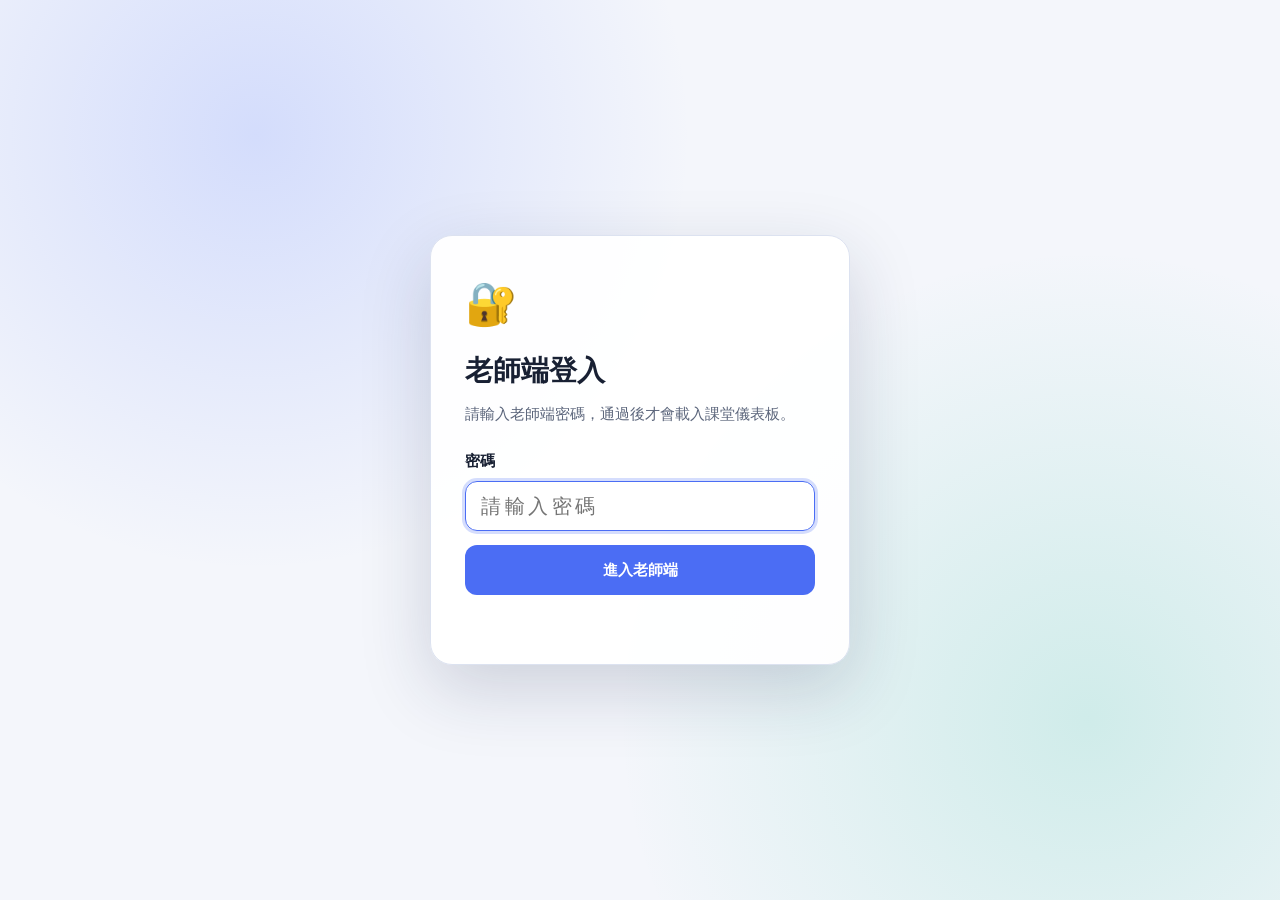
<file: index.html>
<!DOCTYPE html>
<html lang="zh-TW" data-theme="dark">
<head>
<meta charset="UTF-8">
<meta name="viewport" content="width=device-width, initial-scale=1.0">
<title>MH⋯H ｜ 課堂儀表板</title>
<link rel="stylesheet" href="style.css?v=48">
<link rel="stylesheet" href="teacher-gate.css?v=1">
</head>
<body>

<section class="teacher-gate" id="teacher-gate" aria-labelledby="teacher-gate-title">
  <form class="teacher-gate-card" id="teacher-gate-form">
    <div class="teacher-gate-logo" aria-hidden="true">🔐</div>
    <h1 id="teacher-gate-title">老師端登入</h1>
    <p>請輸入老師端密碼，通過後才會載入課堂儀表板。</p>
    <label for="teacher-pin">密碼</label>
    <input id="teacher-pin" type="password" inputmode="numeric" autocomplete="current-password" maxlength="12" placeholder="請輸入密碼" required autofocus>
    <button type="submit" id="teacher-gate-submit">進入老師端</button>
    <p class="teacher-gate-status" id="teacher-gate-status" role="status" aria-live="polite"></p>
  </form>
</section>

<header class="topbar">
  <div class="brand">
    <span class="brand-logo">🌈</span>
    <div>
      <h1>MH⋯H ｜ 課堂儀表板</h1>
      <p class="brand-sub">Where Minds Bond @ TNGS　·　座位 × 職位 × 計分 × 點名</p>
    </div>
  </div>
  <div class="topbar-ctrl">
    <label class="mini">學年度
      <span class="yearbox">
        <select id="sel-year" class="ctl"></select>
        <button class="yrbtn" id="btn-year-add" title="新增學年度">＋</button>
        <button class="yrbtn" id="btn-year-edit" title="改目前學年度的名稱">✏️</button>
        <button class="yrbtn" id="btn-year-del" title="刪掉目前這個學年度（只有在它底下一個班級都沒有時才刪得掉）">🗑️</button>
      </span>
    </label>
    <label class="mini">班級<select id="sel-class" class="ctl"></select></label>
    <label class="mini">本堂日期<input type="date" id="inp-session" class="ctl"></label>
    <label class="mini">職位輪次
      <select id="sel-round" class="ctl">
        <option value="1">第 1 輪</option><option value="2">第 2 輪</option>
        <option value="3">第 3 輪</option><option value="4">第 4 輪</option>
        <option value="5">第 5 輪</option><option value="6">第 6 輪</option>
      </select>
    </label>
    <label class="mini">輪動方向
      <select id="sel-rotdir" class="ctl" title="兩種都叫「順時針」，看你指的是學生還是牌子">
        <option value="1">學生順著職位表走</option>
        <option value="-1">牌子在桌上順時針走</option>
      </select>
    </label>
    <button class="btn btn-ghost" id="btn-theme" title="切換深淺色">🌙</button>
  </div>
</header>

<nav class="tabs">
  <button class="tab active" data-panel="p-seat">🪑 座位表</button>
  <button class="tab" data-panel="p-live">⚡ 課堂互動</button>
  <button class="tab" data-panel="p-roll">📋 課堂點名</button>
  <button class="tab" data-panel="p-push">📡 推送題目</button>
  <button class="tab" data-panel="p-task">📋 職位工作</button>
  <button class="tab" data-panel="p-cycle">🎤 報告循環</button>
  <button class="tab" data-panel="p-roles">🎩 職位說明</button>
  <button class="tab" data-panel="p-stats">📊 統計分析</button>
  <button class="tab" data-panel="p-setup">⚙️ 名單與雲端</button>
  <button class="tab" data-panel="p-help">📖 加分機制</button>
  <button class="tab tab-collapse" id="btn-collapse"
    title="收合標題底下的說明、按鈕列與分頁，讓座位表一次看完（快捷鍵：H）">⌃ 收合下方</button>
</nav>

<main>

<!-- ============ 座位表 ============ -->
<section id="p-seat" class="panel active">
  <div class="panel-head">
    <div>
      <h2>座位表 <span class="tag" id="seat-class-tag">—</span></h2>
      <p class="hint" id="seat-hint-group">蜂巢排列：學生格就是六角形，直接貼著中心桌長出去。點任一格 → 只要輸入<b>座號</b>就自動帶出姓名。
        起點固定 <b>12 點鐘方向</b>，<b>學生不換位</b>，只有職位每輪轉一格。
        轉的方向用右上角「輪動方向」切換 —— 下面圖例會用<b>具體例子</b>告訴你現在是哪一種。</p>
    </div>
    <div class="row-btns">
      <label class="mini" id="lbl-groupcount" title="這個班要分幾組。人數不到滿編時，把組數調小，畫面上就不會留一排空桌子。">分幾組<input type="number" id="inp-groupcount" class="ctl" min="1" max="9" value="9"></label>
      <label class="mini">每組人數<input type="number" id="inp-groupsize" class="ctl" min="4" max="12" value="6"></label>
      <button class="btn" id="btn-autofill">⚡ 依座號自動排入</button>
      <button class="btn btn-primary" id="btn-export-png">🖼️ 下載座位表（橫向 A4 一頁）</button>
      <button class="btn" id="btn-export-xlsx">⬇️ 下載登記冊 Excel（正反兩頁）</button>
      <button class="btn" id="btn-lockseat" title="排好之後鎖起來＝進入上課模式：空位整格消失，點姓名就是加分">🔓 鎖定版面（上課模式）</button>
      <button class="btn btn-ghost" id="btn-clearseat">🧹 清空座位</button>
      <button class="btn btn-ghost" id="btn-print">🖨️ 直接列印座位表</button>
      <button class="btn" id="btn-truesize" title="放大到 24pt（32px）實際大小，畫面可捲動">🔠 24pt 實際大小</button>
      <span class="zoombar">🔍 <input type="range" id="inp-zoom" min="0.5" max="2.6" step="0.05" value="1"><b id="zoom-label">100%</b></span>
    </div>
  </div>

  <!-- 課程類型：決定用哪一套職位（高一六職位／高二四職位） -->
  <div class="layout-tabs" id="course-tabs"></div>
  <!-- 座位配置子分頁：同一班可能在不同教室上課，桌子排法不一樣 -->
  <div class="layout-tabs" id="layout-tabs"></div>

  <div class="classbar" id="seat-classbar"></div>

  <p class="hint" id="seat-hint-photo" style="display:none">化學課<b>不分組</b>：座位表就是你自己匯入的一張照片（拍教室、掃描手繪的都可以），<b>點圖可以放大</b>。<br>計分請到「⚡ 課堂互動」——那裡會列出<b>依座號</b>的格子，點一下 +1。抽籤打開就是<b>「只抽號碼」</b>那一套。</p>
  <div class="legend" id="seat-legend"></div>

  <div class="print-only" id="print-title"></div>
  <div class="classroom-scroll"><div class="classroom" id="classroom"></div></div>
  <input type="file" id="sp-file" accept="image/*" style="display:none">

  <div class="podium">▲ 講　台 ▲</div>
</section>

<!-- ============ 課堂互動 ============ -->
<section id="p-live" class="panel">
  <div class="panel-head">
    <div>
      <h2>課堂互動計分</h2>
      <p class="hint">點學生卡片＝<b>＋1</b>；點右邊的「−」＝<b>−1</b>；組卡片上方有<b>「全組每人 +1」</b>和<b>「全組每人 −1」</b>（30 秒會議答錯時用）。
        <b>一個人一盞燈</b>，全組每個人都發言過 → 彩虹貫通 ⭐ 全組每人 +5，一堂課可無限次累積。</p>
    </div>
    <div class="row-btns">
      <span class="layout-tabs" id="score-view-tabs" style="margin:0">
        <button class="ltab on" data-sv="group">👥 依小組</button>
        <button class="ltab" data-sv="byNo">🔢 依個人</button>
      </span>
      <button class="btn btn-warn" id="btn-lottery">🎲 不得已才抽籤</button>
      <button class="btn btn-ghost" id="btn-undo">↩️ 復原上一筆</button>
      <button class="btn btn-danger" id="btn-clear-session">🧹 清空「本堂」累積</button>
    </div>
  </div>

  <div class="scoreboard" id="scoreboard"></div>

  <div class="live-foot">
    <div class="live-stat"><span id="live-total">0</span><small>本堂總分（含扣分）</small></div>
    <div class="live-stat"><span id="live-spoke">0</span><small>本堂發言人次</small></div>
    <div class="live-stat"><span id="live-rainbow">0</span><small>本堂彩虹貫通次數</small></div>
    <div class="live-stat"><span id="live-silent">0</span><small>本堂尚未發言人數</small></div>
  </div>
</section>

<!-- ============ 課堂點名 ============ -->
<section id="p-roll" class="panel">
  <div class="panel-head">
    <div>
      <h2>課堂點名與註記 <span class="tag" id="roll-class-tag">—</span></h2>
      <p class="hint">點學生 → 選狀態。<b>一位學生一堂課只留一筆</b>，改了就是覆蓋，不會重複記。
        資料寫進<b>同一份</b>後台試算表的 <code>Attendance</code> 分頁，和加分統計共用。</p>
    </div>
    <div class="row-btns">
      <label class="mini">排序方式
        <select id="sel-rollsort" class="ctl">
          <option value="group">依小組</option>
          <option value="no">依座號</option>
        </select>
      </label>
      <button class="btn btn-ok" id="btn-roll-allpresent">✅ 全部設為出席</button>
      <button class="btn btn-ghost" id="btn-roll-clear">🧹 清空本堂註記</button>
    </div>
  </div>

  <div class="rollstat" id="roll-stat"></div>
  <div class="rollwrap" id="rollwrap"></div>
</section>

<!-- ============ 推送題目 ============ -->
<section id="p-push" class="panel">
  <div class="panel-head">
    <div>
      <h2>推送題目 · 學生即時作答</h2>
      <p class="hint">學生掃 QR 或開連結 → <b>用學校帳號登入（只有第一次）</b> → 點自己的座號 → 綁定這台裝置。
        之後每次直接進入，老師推題目就會自動出現在她們手機上。</p>
    </div>
  </div>

  <div id="push-login" class="card" style="max-width:560px">
    <h3>先用老師的學校帳號登入</h3>
    <p class="hint">推題目與看答案需要老師身分。學生請開 <code>student.html</code>，不是這一頁。</p>
    <div class="row-btns"><button class="btn btn-primary" id="btn-tea-login">🔑 老師登入</button></div>
    <label class="mini" style="margin-top:12px">協作老師名單（一行一個 email，這些帳號都能開教室、推題目、看答案）
      <textarea id="inp-teachers" class="ctl mono" rows="3"
        placeholder="oohrzir@tngs.tn.edu.tw&#10;oohrzir@gmail.com"></textarea></label>
    <div class="row-btns" style="margin-top:6px">
      <button class="btn" id="btn-save-teachers">💾 儲存名單</button>
    </div>
    <p class="hint" style="margin-top:8px">⚠️ 這份名單只管<b>這個網頁的介面</b>。
      真正的安全是 Firestore 規則決定的 —— 新增協作老師時，
      <b>規則裡的 <code>teacher()</code> 也要加上同一個 email</b>，否則她登入後一樣會 permission-denied。</p>
  </div>

  <div id="push-main" style="display:none">
    <div class="setup-grid">

      <div class="card">
        <h3>① 開啟教室</h3>
        <p class="hint">目前班級：<b id="room-class">—</b>　登入身分：<span id="tea-who" class="hint"></span></p>
        <div class="roomrow">
          <div>
            <p class="hint" style="margin:0 0 2px">教室代碼（學生也可以直接輸入）</p>
            <div class="roomcode" id="room-code">——————</div>
          </div>
          <div class="qrbox">
            <canvas id="room-qr"></canvas>
            <span class="hint">掃這個進教室</span>
          </div>
        </div>
        <label class="mini" style="margin-top:6px">學生要開的網址前綴
          <input type="text" id="room-base" class="ctl mono"
            placeholder="https://oohrzir-mhh.github.io/mhh/"></label>
        <p class="hint" style="margin-top:2px">⚠️ 手機連不到你電腦的 <code>localhost</code>。
          測試時填區網 IP（例如 <code>http://192.168.1.50:8777/</code>），
          正式上線後填 GitHub Pages 網址。</p>
        <p class="hint" style="margin-top:8px">學生連結（可貼到 Google Classroom）：</p>
        <input type="text" id="room-url" class="ctl mono" readonly>
        <div class="row-btns" style="margin-top:8px">
          <button class="btn btn-primary" id="btn-open-room">🚪 開啟教室 / 更新名單</button>
          <button class="btn" id="btn-copy-url">📋 複製連結</button>
          <button class="btn" id="btn-qr-big">🔍 QR 放大投影</button>
          <button class="btn btn-ghost" id="btn-tea-logout">登出</button>
        </div>
        <div class="log" id="push-log">按「開啟教室」後，學生才進得來。換班級記得再按一次。</div>
      </div>

      <div class="card">
        <h3>② 出題</h3>
        <label class="mini">作答方式
          <select id="q-type" class="ctl">
            <option value="text">文字</option>
            <option value="number">數字</option>
            <option value="draw">作圖（手繪）</option>
            <option value="choice">選擇題</option>
          </select>
        </label>
        <label class="mini" style="margin-top:8px">題目內容
          <textarea id="q-prompt" class="ctl" rows="4" placeholder="例如：這段報導裡，哪一句是「主張」？把它抄下來。"></textarea></label>
        <label class="mini" style="margin-top:8px">選項（選擇題用，一行一個）
          <textarea id="q-choices" class="ctl" rows="3" placeholder="全球暖化是真的&#10;報導有偏誤&#10;資料不足以判斷"></textarea></label>
        <label class="mini" style="margin-top:8px">附圖（選填）</label>
        <p class="hint" style="margin:0 0 6px">
          題型選<b>「畫圖作答」</b>時，這張圖會<b>直接鋪成學生的畫布底圖</b>，
          她們就在圖上圈、標、寫。其他題型則是顯示在題目下方。
          <b>貼好後點一下預覽圖可以放大</b> —— 推出去之前先自己確認字讀不讀得出來。</p>
        <div class="imgdrop" id="q-imgdrop" tabindex="0">
          <div class="imgdrop-empty" id="q-imgempty">
            <b>直接 Ctrl+V 貼上截圖</b>
            <span>或把圖片檔拖進來 · 或點一下選檔案</span>
          </div>
          <img id="q-imgprev" style="display:none" alt="附圖預覽">
          <button class="imgdrop-x" id="q-imgclear" style="display:none" title="移除附圖">✕</button>
          <input type="file" id="q-imgfile" accept="image/*" hidden>
        </div>
        <label class="mini" style="margin-top:6px">…或貼圖片網址
          <input type="text" id="q-imgurl" class="ctl mono" placeholder="https://..."></label>
        <label class="mini" style="margin-top:8px">附連結（選填）
          <input type="text" id="q-linkurl" class="ctl mono" placeholder="https://..."></label>
        <div class="row-btns" style="margin-top:10px">
          <button class="btn btn-primary" id="btn-push-q">📡 推送給全班</button>
          <button class="btn btn-ghost" id="btn-stop-q">⏹️ 收回題目</button>
        </div>
      </div>

      <div class="card wide">
        <h3>③ 即時作答　<span class="tag"><b id="ans-count">0</b> 人已送出</span></h3>
        <div class="row-btns" style="margin-bottom:10px">
          <button class="btn" id="btn-archive-ans">📥 歸檔到試算表</button>
          <button class="btn btn-ghost btn-danger" id="btn-clear-ans">🧹 清空作答紀錄</button>
          <span class="hint">點任一張卡片可以放大看。</span>
        </div>
        <p class="hint" style="margin:-4px 0 10px">
          Firestore 只是通道，<b>試算表才是真相</b>。下課前先「歸檔」，資料才會進到你自己的雲端試算表
          （手繪圖存到隔壁的「作答圖檔」資料夾）。歸檔完再清空，Firestore 就不會越積越多。
        </p>
        <div class="ansgrid" id="ans-grid"><p class="hint">還沒有人送出答案。</p></div>
      </div>

      <div class="card">
        <h3>④ 座號綁定</h3>
        <p class="hint">一個座號綁一台裝置。學生換手機、點錯座號時，按「解除」讓她重選。</p>
        <div id="seat-bind"><p class="hint">還沒有人綁定座號。</p></div>
      </div>

      <div class="card">
        <h3>⑤ 發布成績給學生</h3>
        <p class="hint">按下去才會公布 —— <b>老師沒按，學生什麼都查不到</b>。
          學生在手機上只看得到<b>自己的</b>個人總分與每堂平均，
          以及<b>自己那一組</b>的總分與每堂平均。看不到別人的分數，也看不到全班排名。</p>
        <p class="hint">分數的真相在雲端試算表（<code>Summary</code>／<code>ByClass</code> 兩個分頁）。
          這裡發布的只是「給學生看的那一份快照」，發布之後再加的分要<b>再按一次</b>才會更新。</p>
        <div class="row-btns">
          <button class="btn btn-primary" id="btn-pub-grade">📊 發布本班成績</button>
          <button class="btn btn-ghost btn-danger" id="btn-unpub-grade">🙈 收回（學生就查不到了）</button>
        </div>
        <p class="hint" id="pub-grade-state" style="margin-top:8px">尚未發布。</p>
        <p class="hint" style="margin-top:12px">學生的<b>成績查詢頁</b>（不需要教室代碼，貼到 Google Classroom 一次就好）：</p>
        <input type="text" id="grade-url" class="ctl mono" readonly>
        <div class="row-btns" style="margin-top:8px">
          <button class="btn" id="btn-copy-grade-url">📋 複製查詢頁連結</button>
        </div>
        <p class="hint" style="margin-top:6px">學生用<b>學校帳號</b>登入就看得到自己的分數。
          沒綁過座號的學生查不到 —— 請她先掃過一次教室 QR 選座號。</p>
      </div>

    </div>
  </div>
</section>

<!-- ============ 職位說明 ============ -->
<!-- ============ 職位工作推送 ============ -->
<section id="p-task" class="panel">
  <div class="panel-head">
    <div>
      <h2>職位工作 <span class="tag" id="task-course-tag">—</span></h2>
      <p class="hint">課前先把每個職位這一節要做的事寫好，<b>會自動暫存</b>，上課按「推上投影幕」全螢幕顯示。
        <b>留白的職位會顯示成灰色</b>（沒有指定任務，但職責還在）。
        做完的組請老師點一下燈，全班亮完會放彩虹禮炮。</p>
    </div>
    <div class="row-btns">
      <span class="hint" id="task-count">—</span>
      <button class="btn btn-primary" id="btn-task-push">📽️ 推上投影幕</button>
      <button class="btn btn-ghost" id="btn-task-reset">🔄 熄掉所有燈</button>
    </div>
  </div>
  <!-- 一節課可以有三件事。各組進度有快有慢，所以每一件各記各的燈與分數。 -->
  <div class="layout-tabs" id="task-set-tabs"></div>

  <div class="task-meta">
    <label class="mini" style="flex:1;min-width:280px">這一件的標題（會顯示在投影幕最上方）
      <input type="text" id="task-title" class="ctl"
        placeholder="例：第 3 堂　把濁度數據畫成圖"></label>
    <label class="mini" style="width:190px">完成給幾分（全組每人）
      <input type="number" id="task-pts" class="ctl" step="1" min="-10" max="10" value="1"></label>
  </div>
  <p class="hint" style="margin:2px 0 10px">
    在投影幕上點亮某一組的燈 → <b>那一組每個人自動加這個分數</b>；
    再點一次熄燈會<b>退回同樣的分數</b>（老師點錯了就直接點掉）。
    填 <b>0</b> 就只亮燈不計分。「熄掉所有燈」是開下一輪，<b>不會</b>退分。<br>
    <b>三件事各記各的分數與燈</b> —— 快的組可以一路亮到第三件，慢的組還在第一件，
    投影幕上一眼看得出來。<b>沒填的那幾件不會推出去。</b></p>
  <div class="task-editor" id="task-editor"></div>
</section>

<!-- ============ 報告循環 ============ -->
<section id="p-cycle" class="panel">
  <div class="panel-head">
    <div>
      <h2>報告循環 <span class="tag" id="cycle-course-tag">—</span></h2>
      <p class="hint">一組報告時，台下不是「等」：
        <b>剛報告完的那一組當評審</b>（深度回饋⊕給分）、
        <b>下一個要上台的那一組計時</b>，其他組自由點讚與快速評分。
        每報告完一組，三個角色同步往前推一格 —— <b>沒有一組是閒著的</b>。
        回饋一律附句型（內容用 CER、表現用長頸鹿回饋法），否則全班都會寫「很好」。</p>
    </div>
    <div class="row-btns">
      <label class="mini">每組報告（分）
        <input type="number" id="cycle-minutes" class="ctl" min="1" max="60" step="1" style="width:74px"></label>
      <button class="btn btn-ghost" id="btn-cycle-shuffle">🎲 重抽順序</button>
      <button class="btn btn-ghost" id="btn-cycle-reset">🔄 清空本堂紀錄</button>
      <button class="btn btn-primary" id="btn-cycle-open">📽️ 開始報告循環</button>
    </div>
  </div>

  <div class="cy-status" id="cycle-status">—</div>

  <h3 class="cy-h3">報告順序<small>用 ‹ › 搬動；白圈起點就是第 1 輪</small></h3>
  <div class="cy-order" id="cycle-order"></div>

  <h3 class="cy-h3">評審組的職位分工<small>會自動暫存；留白的職位在看板上顯示成灰色</small></h3>
  <div class="task-editor" id="cycle-editor"></div>
</section>

<section id="p-roles" class="panel">
  <div class="panel-head">
    <div><h2 id="roles-title">彩虹六職位（正1 / 正2）</h2>
    <p class="hint" id="roles-note">沒有「副手」—— 兩個都是正職，只差<b>深色＝正1（內圈）、淺色＝正2（外圈）</b>。
      職責完全相同，而且<b>各自有一盞燈</b>，兩個人都要開口這組才會貫通。</p></div>
  </div>
  <div class="role-cards" id="role-cards"></div>
</section>

<!-- ============ 統計 ============ -->
<section id="p-stats" class="panel">
  <div class="panel-head">
    <div><h2>統計分析</h2><p class="hint">數字都換算成<b>「每堂平均」</b>，才不會因為上課次數變多就一路膨脹。同一學年度所有班級寫進同一份後台試算表。</p></div>
    <div class="row-btns">
      <label class="mini">範圍
        <select id="sel-scope" class="ctl">
          <option value="class">本班（本學年度累積）</option>
          <option value="session">本班（僅本堂）</option>
          <option value="year">全學年度所有班級</option>
        </select>
      </label>
      <button class="btn btn-ghost" id="btn-export-csv">⬇️ 匯出 CSV</button>
    </div>
  </div>

  <div class="kpi-row" id="kpi-row"></div>

  <div class="stat-grid">
    <div class="card"><h3>各組平均得分（分 / 堂）</h3><div class="bars" id="bar-group"></div></div>
    <div class="card"><h3>🌈 各組彩虹貫通（次 / 堂）</h3><div class="bars" id="bar-rainbow"></div></div>
    <div class="card"><h3>各職位發言分布（次 / 堂）</h3><div class="bars" id="bar-role"></div></div>
    <div class="card"><h3>🔥 最常發言 Top 10</h3><div class="rank" id="rank-high"></div></div>
    <div class="card"><h3>💤 低互動（需要點名關懷）</h3><div class="rank" id="rank-low"></div></div>
    <div class="card wide"><h3>每堂課總分走勢</h3><div class="bars" id="bar-session"></div></div>
  </div>
</section>

<!-- ============ 名單與雲端 ============ -->
<section id="p-setup" class="panel">
  <div class="setup-grid">
    <div class="card">
      <h3>① 匯入學生名單</h3>
      <p class="hint">每行一位：<code>座號,姓名</code>（Tab / 空白 / 逗號皆可，可整欄從試算表貼上）。匯入後會<b>自動排好座位</b>。</p>
      <div class="row-btns" style="margin-bottom:8px">
        <input type="text" id="inp-newclass" class="ctl" placeholder="班級名稱，例如 115 高一忠">
        <select id="sel-newcourse" class="ctl" style="max-width:190px"
          title="這個班級是哪一門課？建立之後也還能改"></select>
        <button class="btn" id="btn-addclass">➕ 新增班級</button>
        <button class="btn btn-danger btn-ghost" id="btn-delclass">🗑️ 刪除目前班級</button>
      </div>
      <div class="row-btns" style="margin-bottom:8px">
        <button class="btn btn-ok" id="btn-cloneclass">👥 用同一份名單，開這個班的另一門課</button>
      </div>
      <p class="hint" style="margin:0 0 10px">
        同一個班可能同時上<b>閱讀思考、探究實作、化學</b>。
        <b>分數是掛在「班級」上的</b> —— 一個班級只會有一份累積分數，
        所以每門課要各開一個班級，才不會把三門課的分數加在一起。<br>
        這顆按鈕會<b>複製名單</b>（不複製分數、點名、座位），你只要選這一份是哪一門課。</p>
      <textarea id="ta-roster" class="ctl mono" rows="10" placeholder="1,王小明&#10;2,陳美美&#10;3	林大同"></textarea>
      <div class="row-btns" style="margin-top:8px">
        <button class="btn btn-primary" id="btn-import">📥 匯入 / 覆蓋名單</button>
        <button class="btn" id="btn-export-xlsx2">⬇️ 下載登記冊 Excel（依座號／依小組 各一頁）</button>
        <span class="hint" id="roster-count">目前 0 人</span>
      </div>
    </div>

    <div class="card gas-card">
      <h3>② 雲端試算表（Google Apps Script）</h3>

      <div class="steps">
        <div class="step"><b>1</b><div>到你要的 Google 雲端資料夾 → <b>新增 → Google 試算表</b>，命名例如
          <code>閱讀思考_課堂加分_${'115'}學年度</code>。<br>
          <span class="warn-txt">整個學年度只要「一份」試算表，所有班級共用。</span></div></div>
        <div class="step"><b>2</b><div>在那份試算表裡：<b>擴充功能 → Apps Script</b>。</div></div>
        <div class="step"><b>3</b><div>把本資料夾的 <code>gas_code.js</code> 全部內容貼上（取代原本的 <code>myFunction</code>），存檔。</div></div>
        <div class="step"><b>4</b><div>先按下面的「🔑 產生金鑰」，把金鑰貼進 Apps Script 最上面那行
          <code>var ACCESS_TOKEN = "…";</code> 的引號中間，再存檔一次。</div></div>
        <div class="step"><b>5</b><div><b>部署 → 新增部署作業 → 網頁應用程式</b>；執行身分「<b>我</b>」，誰可以存取「<b>任何人</b>」→ 部署 → 授權。</div></div>
        <div class="step"><b>6</b><div>複製 <code>…/exec</code> 結尾的網址，連同金鑰貼到下面 →「💾 儲存」→「🔌 測試連線」。</div></div>
        <div class="step done"><b>✓</b><div><b>只要做這一次。</b>網址存在這台電腦的瀏覽器裡，之後每節課直接開儀表板點分數就好，不用重貼。
          改程式碼後要重新部署時，記得選「<b>管理部署作業 → 編輯 → 版本：新版本</b>」，網址才不會變。</div></div>
      </div>

      <label class="mini" style="margin-top:12px">Apps Script 網址
        <input type="text" id="inp-gas" class="ctl mono" placeholder="https://script.google.com/macros/s/XXXX/exec"></label>
      <label class="mini" style="margin-top:8px">存取金鑰（ACCESS_TOKEN）
        <input type="text" id="inp-token" class="ctl mono" placeholder="按右邊「產生金鑰」"></label>
      <label class="mini" style="margin-top:8px">後台試算表網址（貼上就好，之後一鍵直達，不用再翻雲端硬碟）
        <input type="text" id="inp-sheeturl" class="ctl mono"
          placeholder="https://docs.google.com/spreadsheets/d/XXXX/edit"></label>
      <div class="row-btns" style="margin-top:6px">
        <button class="btn btn-ok" id="btn-open-sheet">📊 開啟後台試算表</button>
        <button class="btn btn-ghost" id="btn-open-gasedit">🧩 開啟 Apps Script 編輯器</button>
      </div>
      <div class="row-btns" style="margin-top:8px">
        <button class="btn" id="btn-gencode">🔑 產生金鑰</button>
        <button class="btn btn-primary" id="btn-save-gas">💾 儲存</button>
        <button class="btn" id="btn-push">☁️⬆️ 上傳本機紀錄</button>
        <button class="btn" id="btn-pull">☁️⬇️ 下載雲端紀錄</button>
        <button class="btn btn-ghost" id="btn-test">🔌 測試連線</button>
      </div>
      <label class="chk" style="margin-top:10px">
        <input type="checkbox" id="chk-autosync"> 每次加分即時同步雲端（關閉則離線累積，下課再按上傳）
      </label>
      <div class="log" id="sync-log">尚未連線。所有資料會先存在本機瀏覽器，不會遺失。</div>

      <div class="faq">
        <h4>❓ 這個網址可以貼到 Google Classroom 給學生嗎？</h4>
        <p><b>絕對不行。</b>部署時選了「任何人可存取」，代表<b>任何拿到網址的人，都能把整份紀錄抓下來</b> ——
          包含全班姓名、座號、每一筆分數。這是個資，貼到 Classroom 等於公開。</p>
        <p>所以本版加了 <b>ACCESS_TOKEN 金鑰</b>：沒有金鑰的請求一律被擋掉，只回 <code>unauthorized</code>。
          就算網址不小心外流，沒有金鑰也拿不到資料。<b>金鑰只留在你自己的電腦，不要寫進任何給學生看的地方。</b></p>
        <h4>❓ 每一節課都要重貼網址嗎？</h4>
        <p>不用。設定一次就長期有效（存在瀏覽器 localStorage）。換電腦才需要重貼一次，或用「匯出 JSON」搬過去。</p>
        <h4>❓ 試算表裡不同的分頁，都要各自新增一次 GAS 嗎？</h4>
        <p><b>不用。</b>一份試算表只需要<b>一份</b> Apps Script。它會自己建立並維護三個分頁：
          <code>Records</code>（原始紀錄）、<code>Summary</code>（每位學生累積）、<code>ByClass</code>（每班每組）。你不用手動開分頁。</p>
        <h4>❓ Excel 登記冊上傳回雲端後，會自動去寫 GAS 網址嗎？</h4>
        <p>不會，這是兩件不同的事。<b>Excel 登記冊是給你列印的紙本</b>（正面依座號、背面依小組、外加一頁座位表）；
          <b>GAS 是雲端計分的後台</b>。兩者不互相依賴，也不需要互相設定。</p>
      </div>
    </div>

    <div class="card">
      <h3>③ 學年度</h3>
      <p class="hint">換學年度＝換一份統計範圍；同一學年度不同班級共用同一份後台試算表。</p>
      <div class="row-btns">
        <input type="text" id="inp-newyear" class="ctl" placeholder="例如 115（按 Enter 也可以）">
        <button class="btn" id="btn-addyear">➕ 新增學年度</button>
      </div>
      <div class="row-btns" style="margin-top:8px">
        <button class="btn" id="btn-renameyear">✏️ 重新命名目前學年度</button>
        <button class="btn btn-danger btn-ghost" id="btn-delyear">🗑️ 刪除目前學年度</button>
      </div>
      <p class="hint" style="margin-top:10px">把班級搬到別的學年度（例如 115 建錯，其實是 116）：</p>
      <div class="row-btns">
        <select id="sel-moveclass" class="ctl"></select>
        <span class="hint">→</span>
        <select id="sel-moveyear" class="ctl"></select>
        <button class="btn" id="btn-moveclass">📦 搬過去</button>
      </div>
      <div class="log" id="year-log">重新命名會一併更新該學年度所有班級與加分紀錄。</div>
    </div>

    <div class="card" id="cloud-box" style="display:none">
      <h3><span class="syncdot ok" id="sync-dot"></span> ☁️ 雲端自動同步</h3>
      <p class="hint">登入身分：<b id="cloud-who">—</b>
        班級名單、座位表、加分與點名紀錄<b>每次變更後自動上傳</b>（延遲 4 秒，連點加分不會狂傳）。</p>
      <p class="hint" style="margin-top:6px">
        <b>教室桌機還原後怎麼辦？</b>開儀表板 → 到「📡 推送題目」登入 →
        系統偵測到這台裝置沒資料，會問你要不要從雲端還原，按「確定」就回來了。<b>不用手動匯入 JSON。</b></p>
      <div class="row-btns" style="margin-top:10px">
        <button class="btn" id="btn-cloud-push">☁️⬆️ 立刻上傳</button>
        <button class="btn" id="btn-cloud-pull">☁️⬇️ 從雲端覆蓋本機</button>
      </div>
      <div class="log" id="sync-cloud-log">等待登入…</div>
      <p class="hint" style="margin-top:8px">兩個帳號（tngs 與 gmail）看的是<b>同一份</b>資料，
        學校桌機和家裡電腦可以無縫接續。學期末的「⬇️ 匯出整包 JSON」留給存檔算成績用。</p>
    </div>

    <div class="card">
      <h3>④ 備份 / 還原</h3>
      <div class="row-btns">
        <button class="btn" id="btn-backup">⬇️ 匯出整包 JSON</button>
        <label class="btn" style="cursor:pointer">⬆️ 匯入 JSON<input type="file" id="file-restore" accept=".json" hidden></label>
      </div>
      <div class="row-btns" style="margin-top:10px">
        <button class="btn btn-ghost" id="btn-tidy">🧹 清理空班級與重複班級</button>
        <button class="btn btn-danger" id="btn-wipe">🧨 清空全部資料（重新開始）</button>
      </div>
      <div class="log" id="backup-log">建議每學期匯出一次備份。
        「清空全部資料」會刪掉<b>所有</b>學年度、班級、座位、加分與點名紀錄，
        只保留 Apps Script 網址與金鑰 —— 測試完要正式用之前按這個。</div>
    </div>
  </div>
</section>

<!-- ============ 加分機制說明 ============ -->
<section id="p-help" class="panel">
  <div class="help-wrap" id="help-wrap"></div>
</section>

</main>

<!-- 抽籤彈窗 -->
<div class="modal" id="modal-lottery">
  <div class="modal-box">
    <h3>🎲 抽籤（不得已才用）</h3>

    <!-- 兩種課堂不是同一件事：有分組討論的要抽「組內的某個職位」，
         沒分組的（例如化學課手動排的座位表）只要抽號碼。分開，不要互相遷就。 -->
    <div class="layout-tabs" id="lot-mode-tabs">
      <button class="ltab on" data-lmode="group">🎩 分組討論（有職位）</button>
      <button class="ltab" data-lmode="number">🔢 只抽號碼（沒分組）</button>
    </div>

    <!-- ── A 分組模式 ── -->
    <div id="lot-group">
      <p class="hint">優先抽「本堂尚未發言」的人。抽到的人一定有台階下 —— 從下面四張<b>求生卡</b>任選一張。
        <b>每張卡，每組每堂課各限用一次</b>，用過會變灰。</p>
      <div class="lottery-display" id="lottery-display">準備抽籤</div>
      <div class="row-btns" style="justify-content:center">
        <button class="btn btn-primary" id="btn-do-lottery">開始抽</button>
        <label class="chk"><input type="checkbox" id="chk-only-silent" checked> 只抽尚未發言的人</label>
      </div>
      <div class="lifelines" id="lifelines"></div>
      <div class="row-btns" style="justify-content:center;margin-top:14px">
        <button class="btn" id="btn-lottery-score">✅ 他回答了，＋1 分</button>
        <button class="btn btn-ok" id="btn-lottery-plus">🌟 答得好，全組每人 +1</button>
        <button class="btn btn-danger" id="btn-lottery-minus">❌ 答錯，全組每人 −1</button>
      </div>
    </div>

    <!-- ── B 號碼模式 ── -->
    <div id="lot-number" style="display:none">
      <p class="hint">給沒有分組的課用：直接抽座號。可以給某幾號<b>多放幾張籤</b>（例如今天想多點到他），
        也可以<b>抽過就不再抽</b>，一路抽到全班抽完。名單有匯入就會一起顯示姓名。</p>
      <div class="lottery-display" id="lot-num-display">–</div>
      <div class="row-btns" style="justify-content:center;align-items:flex-end">
        <label class="mini" style="width:96px">從<input type="number" id="lot-lo" class="ctl" value="1" min="1"></label>
        <label class="mini" style="width:96px">到<input type="number" id="lot-hi" class="ctl" value="36" min="1"></label>
        <label class="chk"><input type="checkbox" id="lot-norepeat" checked> 抽過不再抽</label>
        <button class="btn btn-primary" id="btn-lot-pick">開始抽</button>
      </div>
      <div class="row-btns" style="justify-content:center;align-items:flex-end;margin-top:8px">
        <label class="mini" style="width:110px">給幾號<input type="number" id="lot-wn" class="ctl" min="1"></label>
        <label class="mini" style="width:110px">放幾張籤<input type="number" id="lot-wt" class="ctl" min="0" value="2"></label>
        <button class="btn" id="btn-lot-wset">設定權重</button>
        <button class="btn btn-ghost" id="btn-lot-undo">↩︎ 收回上一抽</button>
        <button class="btn btn-ghost" id="btn-lot-reset">🔄 重置</button>
      </div>
      <p class="hint" id="lot-wlist" style="text-align:center;margin:8px 0 2px">（全部各 1 張籤）</p>
      <p class="hint" id="lot-drawn" style="text-align:center;margin:0">尚未抽過</p>
    </div>

    <div class="row-btns" style="justify-content:center;margin-top:14px">
      <button class="btn btn-ghost" id="btn-close-lottery">關閉</button>
    </div>
  </div>
</div>

<!-- 座位輸入彈窗 -->
<div class="modal" id="modal-seat">
  <div class="modal-box narrow">
    <h3 id="seat-modal-title">輸入座號</h3>
    <input type="number" id="inp-seatno" class="ctl big" placeholder="座號">
    <div class="seat-preview" id="seat-preview">—</div>
    <label class="mini" id="seat-role-wrap" style="margin-top:10px">這個位子的職務
      <select id="sel-seatrole" class="ctl"></select></label>
    <p class="hint" id="seat-role-hint" style="margin:4px 0 0"></p>
    <p class="hint" style="text-align:center;margin:10px 0 4px">或直接從本班名單點一位（<b>已就座的人會直接和這個位子對調</b>）</p>
    <input type="text" id="inp-seatsearch" class="ctl" placeholder="🔍 打姓名或座號篩選">
    <div class="pickgrid" id="seat-pick"></div>
    <div class="row-btns" style="justify-content:center">
      <button class="btn btn-primary" id="btn-seat-ok">確定</button>
      <button class="btn btn-ghost" id="btn-seat-del">清除此位</button>
      <button class="btn btn-ghost" id="btn-seat-cancel">取消</button>
    </div>
  </div>
</div>

<!-- 放大看單一作答 -->
<!-- 圖片放大檢視（老師端）。作答的手繪圖與題目附圖共用這一個 —— 兩套會漂移。
     投影出去要看得清楚學生標在哪裡，縮在卡片裡的縮圖不可能看得出來。 -->
<div class="imgzoom" id="imgzoom">
  <div class="iz-tip" id="iz-tip">滾輪縮放　·　拖曳移動　·　Esc 關閉</div>
  <img id="iz-img" alt="放大檢視">
  <div class="iz-bar">
    <button class="btn" id="iz-out">－</button>
    <button class="btn" id="iz-fit">符合畫面</button>
    <button class="btn" id="iz-in">＋</button>
    <button class="btn btn-ghost" id="iz-close">關閉</button>
  </div>
</div>

<div class="modal" id="modal-ans">
  <div class="modal-box">
    <h3 id="modal-ans-title">作答</h3>
    <div id="modal-ans-body"></div>
    <div class="row-btns" style="justify-content:center;margin-top:14px">
      <button class="btn btn-ghost" id="modal-ans-close">關閉</button>
    </div>
  </div>
</div>

<!-- 職位工作全螢幕看板：推上投影幕時蓋滿畫面 -->
<div class="taskboard" id="taskboard"></div>

<!-- 報告循環全螢幕看板 -->
<div class="taskboard cycleboard" id="cycleboard"></div>

<canvas id="fx-canvas"></canvas>
<div class="toast-wrap" id="toast-wrap"></div>

<script src="teacher-gate.js?v=8"></script>







</body>
</html>
</file>
<file: style.css>
/* 閱讀思考 · 課堂儀表板 */
*,*::before,*::after{box-sizing:border-box}

:root{
  --bg:#0e1117; --bg2:#161b26; --card:#1b2130; --line:#2c3446;
  --txt:#e8ecf4; --txt2:#9aa5bb; --pri:#4f8cff; --pri2:#7aa9ff;
  --ok:#2ecc71; --warn:#f39c12; --danger:#e74c3c;
  --shadow:0 8px 28px rgba(0,0,0,.45);
  --tint-a:.14; --tint-b:.30;          /* 組別底色/邊框在深色主題的濃度 */
  --c1:#e63946; --c1l:#ff9aa2;
  --c2:#f28c28; --c2l:#ffc98b;
  --c3:#e9c716; --c3l:#f8e585;
  --c4:#2ea86a; --c4l:#93e0b6;
  --c5:#2f7fd8; --c5l:#9ec8f5;
  --c6:#6f4bd8; --c6l:#c0aef3;
}
html[data-theme="light"]{
  --bg:#f3f5fa; --bg2:#ffffff; --card:#ffffff; --line:#dde3ee;
  --txt:#1c2333; --txt2:#5f6b83; --shadow:0 6px 20px rgba(30,45,80,.10);
  --tint-a:.13; --tint-b:.55;
  --c1:#d62839; --c1l:#f7a8ae;
  --c2:#dd7b12; --c2l:#f8cf9a;
  --c3:#c9a90a; --c3l:#f1e08e;
  --c4:#1e8f56; --c4l:#9fdcbc;
  --c5:#1f6fc4; --c5l:#a8cdf3;
  --c6:#5c39c4; --c6l:#c6b6f2;
}

body{margin:0;background:var(--bg);color:var(--txt);
  font-family:"Noto Sans TC","PingFang TC","Microsoft JhengHei",system-ui,sans-serif;
  font-size:15px;line-height:1.6}

/* ---------- top bar ---------- */
.topbar{display:flex;justify-content:space-between;align-items:center;gap:18px;flex-wrap:wrap;
  padding:12px 22px;background:var(--bg2);border-bottom:1px solid var(--line);position:sticky;top:0;z-index:40}
.brand{display:flex;align-items:center;gap:12px}
.brand-logo{font-size:30px}
.brand h1{font-size:19px;margin:0;letter-spacing:.5px}
.brand-sub{margin:0;font-size:12px;color:var(--txt2)}
.topbar-ctrl{display:flex;align-items:flex-end;gap:10px;flex-wrap:wrap}
.mini{display:flex;flex-direction:column;font-size:11px;color:var(--txt2);gap:3px}
.chk{display:flex;align-items:center;gap:7px;font-size:13px;color:var(--txt2);cursor:pointer}
.ctl{background:var(--card);color:var(--txt);border:1px solid var(--line);border-radius:9px;
  padding:7px 10px;font-size:14px;font-family:inherit;outline:none;min-width:120px}
.ctl:focus{border-color:var(--pri)}
.ctl.big{font-size:28px;text-align:center;width:100%;padding:12px}
.ctl.mono{font-family:ui-monospace,Consolas,monospace;font-size:13px;width:100%}
textarea.ctl{resize:vertical;line-height:1.5}

/* ---------- tabs ---------- */
.tabs{display:flex;gap:6px;padding:10px 22px 0;flex-wrap:wrap;background:var(--bg2);
  border-bottom:1px solid var(--line);position:sticky;top:64px;z-index:35}
.tab{background:transparent;border:none;border-bottom:3px solid transparent;color:var(--txt2);
  padding:9px 15px;font-size:14px;font-family:inherit;cursor:pointer;border-radius:8px 8px 0 0}
.tab:hover{color:var(--txt);background:rgba(127,127,127,.08)}
.tab.active{color:var(--pri);border-bottom-color:var(--pri);font-weight:700}

main{padding:22px}
.panel{display:none;animation:fade .25s ease}
.panel.active{display:block}
@keyframes fade{from{opacity:0;transform:translateY(6px)}to{opacity:1;transform:none}}

.panel-head{display:flex;justify-content:space-between;align-items:flex-end;gap:16px;flex-wrap:wrap;margin-bottom:14px}
.panel-head h2{margin:0;font-size:20px}
.hint{margin:4px 0 0;font-size:12.5px;color:var(--txt2);max-width:820px}
.row-btns{display:flex;gap:8px;flex-wrap:wrap;align-items:center}

.btn{background:var(--card);color:var(--txt);border:1px solid var(--line);border-radius:10px;
  padding:8px 14px;font-size:14px;font-family:inherit;cursor:pointer;transition:.15s;white-space:nowrap}
.btn:hover{transform:translateY(-1px);border-color:var(--pri);box-shadow:var(--shadow)}
.btn-primary{background:var(--pri);border-color:var(--pri);color:#fff;font-weight:700}
.btn-ghost{background:transparent;color:var(--txt2)}
.btn-warn{background:var(--warn);border-color:var(--warn);color:#241a00;font-weight:700}
.btn-danger{background:var(--danger);border-color:var(--danger);color:#fff}
.btn-danger.btn-ghost{background:transparent;color:var(--danger)}
.tag{font-size:12px;background:var(--pri);color:#fff;padding:2px 10px;border-radius:20px;vertical-align:middle}

.card{background:var(--card);border:1px solid var(--line);border-radius:14px;padding:16px;box-shadow:var(--shadow)}
.card h3{margin:0 0 10px;font-size:15px}
code{background:rgba(127,127,127,.15);padding:1px 6px;border-radius:5px;font-size:12.5px}

/* ---------- legend ---------- */
.legend{display:flex;gap:8px;flex-wrap:wrap;margin-bottom:14px}
.legend .lg{display:flex;align-items:center;gap:7px;background:var(--card);border:1px solid var(--line);
  border-radius:22px;padding:5px 13px;font-size:12.5px}
.legend .dot{width:14px;height:14px;border-radius:50%}
.legend .dot.sm{width:10px;height:10px;margin-left:-4px}

/* ---------- 蜂巢教室 ---------- */
.classroom-scroll{overflow:auto;padding-bottom:6px}
/* grid-template-columns 由 JS 依配置覆寫（蜂巢與四人組是 3 欄，六人組是 2 欄） */
.classroom{display:grid;grid-template-columns:repeat(3,1fr);gap:8px;transform-origin:top left}

/* ══════ 座位配置子分頁 ══════
   同一個班可能在不同教室上課，桌子排法不一樣，切一下就換。 */
.layout-tabs{display:flex;align-items:center;flex-wrap:wrap;gap:8px;margin:0 0 10px}
.ltab{padding:8px 16px;border-radius:11px;border:1px solid var(--line);
  background:var(--card);color:var(--txt2);font-size:14px;font-weight:700;
  cursor:pointer;transition:.12s}
.ltab:hover{border-color:var(--pri);color:var(--txt)}
.ltab.on{background:var(--pri);border-color:var(--pri);color:#fff}
.ltab-hint{font-size:12px;color:var(--txt2);margin-left:4px}
.ltab-lead{font-size:12px;color:var(--txt2);font-weight:700;min-width:30px}
.ltab.course.on{background:var(--ok);border-color:var(--ok)}

/* ══════ 方桌配置 ══════ */
/* 方桌本體。畫成長方形而不是六角形，老師才一眼認得出這是哪一間教室的排法。 */
.tablewrap{position:absolute;transform:translate(-50%,-50%);z-index:2;
  display:flex;align-items:center;justify-content:center;border-radius:14px;
  background:linear-gradient(150deg,var(--card),var(--bg2));
  border:2px solid var(--line);box-shadow:0 4px 16px rgba(0,0,0,.22)}
.tablewrap b{font-size:56px;font-weight:800;line-height:1;color:var(--txt2);opacity:.5}

/* 方桌的座位是圓角矩形，不切六角形 */
.seat.rect{clip-path:none;border-radius:14px}
.seat.rect::after{clip-path:none;border-radius:11px}
.seat.rect .s-in{width:90%}
/* 側邊位：人數溢出時才出現，坐在桌子左右、與黑板垂直。
   用虛線框跟正規位子區隔，老師一眼看出「這是加出來的」。 */
.seat.seat-side{border-style:dashed}
.seat.seat-side::after{inset:5px}
.seat.seat-side .s-main{font-size:32px}
.seat.seat-side .s-role{font-size:26px}

.table-unit{position:relative;border-radius:26px;
  background:color-mix(in srgb, var(--tint) calc(var(--tint-a)*100%), transparent);
  border:2px dashed color-mix(in srgb, var(--tint) calc(var(--tint-b)*100%), transparent)}
.unit-label{position:absolute;left:16px;top:10px;font-size:20px;font-weight:800;
  color:var(--tint);letter-spacing:1px;opacity:.85}
/* 主動加位子。平常淡淡的，滑到那一組才明顯 —— 投影時不搶畫面。 */
.unit-add{position:absolute;right:14px;top:10px;z-index:5;
  padding:5px 12px;border-radius:9px;cursor:pointer;
  border:1px dashed var(--tint);background:transparent;color:var(--tint);
  font-size:14px;font-weight:700;font-family:inherit;opacity:.75;transition:.12s}
.table-unit:hover .unit-add{opacity:1}
.unit-add:hover{background:var(--tint);color:#fff;border-style:solid}
@media print{ .unit-add{display:none!important} }

.hexwrap{position:absolute;left:50%;top:50%;transform:translate(-50%,-50%);
  display:flex;align-items:center;justify-content:center;z-index:2;
  background:linear-gradient(150deg,var(--card),var(--bg2));
  border:0;clip-path:polygon(25% 0,75% 0,100% 50%,75% 100%,25% 100%,0 50%)}
.hexwrap::before{content:'';position:absolute;inset:-4px;z-index:-1;
  background:var(--tint);opacity:.55;
  clip-path:polygon(25% 0,75% 0,100% 50%,75% 100%,25% 100%,0 50%)}
.hexwrap b{font-size:70px;font-weight:800;line-height:1;color:var(--txt2);opacity:.55}

/* 學生格＝正六邊形（平頂），與中心桌完全貼合 */
.seat{position:absolute;transform:translate(-50%,-50%);cursor:pointer;z-index:3;
  clip-path:polygon(25% 0,75% 0,100% 50%,75% 100%,25% 100%,0 50%);
  background:var(--sc);display:flex;align-items:center;justify-content:center;
  transition:filter .15s}
.seat::after{content:'';position:absolute;inset:4px;background:var(--card);
  clip-path:polygon(25% 0,75% 0,100% 50%,75% 100%,25% 100%,0 50%)}
.seat.ring2::after{inset:7px}
.seat .s-in{position:relative;z-index:2;text-align:center;width:74%}
.seat:hover{filter:brightness(1.25) drop-shadow(0 0 14px var(--sc));z-index:9}
.seat.empty{opacity:.4}
.seat .s-role{font-size:32px;font-weight:800;letter-spacing:.5px;line-height:1.15;
  border-radius:8px;padding:1px 0;margin-bottom:2px;white-space:nowrap}
.seat .s-main{font-size:38px;font-weight:800;line-height:1.15;
  white-space:nowrap;overflow:hidden;text-overflow:ellipsis}
.seat .s-no{font-size:32px;font-weight:600;color:var(--txt2);letter-spacing:.5px;line-height:1.15}

.podium{max-width:620px;margin:22px auto 10px;text-align:center;padding:16px;
  background:linear-gradient(90deg,transparent,var(--card),transparent);
  border:2px solid var(--line);border-radius:14px;
  letter-spacing:11px;font-weight:800;font-size:17px;color:var(--txt2)}

.zoombar{display:flex;align-items:center;gap:8px;font-size:12px;color:var(--txt2)}
.zoombar input[type=range]{width:130px;accent-color:var(--pri)}

/* ---------- 計分板 ---------- */
.scoreboard{display:grid;grid-template-columns:repeat(auto-fill,minmax(330px,1fr));gap:16px}
.gcard{background:var(--card);border:1px solid var(--line);border-left:6px solid var(--tint);
  border-radius:16px;padding:14px;position:relative;overflow:hidden}
.gcard-head{display:flex;justify-content:space-between;align-items:center;margin-bottom:10px}
.gcard-head b{font-size:21px;color:var(--tint)}
.gcard-head .gpts{font-size:14px;color:var(--txt2)}
.rainbow-bar{display:flex;gap:3px;height:11px;margin-bottom:9px;border-radius:6px;overflow:hidden}
.rainbow-bar i{flex:1;background:var(--line);transition:.3s}
.rainbow-bar i.on{box-shadow:0 0 10px currentColor}
.gcard.complete{border-color:gold;animation:glowcard 1.4s ease-in-out infinite alternate}
@keyframes glowcard{from{box-shadow:0 0 0 rgba(255,215,0,0)}to{box-shadow:0 0 26px rgba(255,215,0,.55)}}
.gtools{display:flex;align-items:center;justify-content:space-between;gap:8px;margin-bottom:9px}
.ghint{font-size:12px;color:var(--txt2)}
.mini-btn{background:transparent;border:1px solid var(--line);color:var(--txt2);border-radius:8px;
  padding:3px 10px;font-size:13px;font-family:inherit;cursor:pointer;transition:.15s}
.mini-btn:hover{border-color:var(--danger);color:var(--danger)}
.mini-btn.danger{color:var(--danger);border-color:var(--danger)}
.mini-btn.danger:hover{background:var(--danger);color:#fff}
.mini-btn.good{color:var(--ok);border-color:var(--ok)}
.mini-btn.good:hover{background:var(--ok);color:#08130c}
.gbtns{display:flex;gap:6px}
.btn-ok{background:var(--ok);border-color:var(--ok);color:#08130c;font-weight:700}
.mini-btn.minus{font-size:20px;line-height:1;padding:1px 12px;flex:none}
.stu{display:flex;align-items:center;gap:9px;padding:7px 9px;border-radius:10px;cursor:pointer;
  border:1px solid var(--line);margin-bottom:6px;transition:.12s;background:var(--bg2)}
.stu:hover{transform:translateX(3px);border-color:var(--pri)}
.stu .swatch{width:9px;height:34px;border-radius:5px;flex:none}
.stu .sname{flex:1;font-weight:700;font-size:19px;line-height:1.25}
.stu .srole{display:block;font-size:13px;font-weight:500;color:var(--txt2)}
.stu .spts{font-weight:800;font-size:22px;min-width:38px;text-align:right}
.stu.spoke{background:linear-gradient(90deg,rgba(46,204,113,.16),transparent)}
.stu.zero .spts{color:var(--txt2);opacity:.45}
.gcard .combo{position:absolute;top:10px;right:12px;font-size:11px;color:gold;font-weight:800}

.live-foot{display:grid;grid-template-columns:repeat(auto-fit,minmax(150px,1fr));gap:14px;margin-top:20px}
.live-stat{background:var(--card);border:1px solid var(--line);border-radius:14px;padding:14px;text-align:center}
.live-stat span{display:block;font-size:30px;font-weight:800;color:var(--pri)}
.live-stat small{color:var(--txt2);font-size:12px}

/* ---------- 職位卡 ---------- */
.role-cards{display:grid;grid-template-columns:repeat(auto-fill,minmax(340px,1fr));gap:16px}
.role-card{background:var(--card);border:1px solid var(--line);border-left:7px solid;border-radius:14px;padding:15px}
.role-card h4{margin:0 0 2px;font-size:18px}
.role-card .en{font-size:11.5px;color:var(--txt2);letter-spacing:.6px;margin-bottom:9px}
.role-card ul{margin:8px 0 0;padding-left:19px;font-size:13px;color:var(--txt2)}
.role-card .dep{margin-top:11px;padding-top:9px;border-top:1px dashed var(--line);font-size:12.5px;color:var(--txt2)}
.role-card .chip{display:inline-block;border-radius:20px;padding:3px 12px;font-size:12.5px;font-weight:700;margin:0 6px 4px 0}
.role-card .say{margin-top:9px;font-size:12.5px;background:rgba(127,127,127,.1);padding:7px 10px;border-radius:8px}

/* ---------- 統計 ---------- */
.kpi-row{display:grid;grid-template-columns:repeat(auto-fit,minmax(180px,1fr));gap:14px;margin-bottom:18px}
.kpi{background:var(--card);border:1px solid var(--line);border-radius:14px;padding:15px}
.kpi b{display:block;font-size:25px;color:var(--pri);line-height:1.2}
.kpi small{display:block;color:var(--txt2);font-size:12px;margin-top:2px}
.kpi em{display:block;font-style:normal;font-size:11.5px;color:var(--txt2);opacity:.75;margin-top:3px}
.stat-grid{display:grid;grid-template-columns:repeat(auto-fill,minmax(370px,1fr));gap:16px}
.stat-grid .wide{grid-column:1/-1}
.bars{display:flex;flex-direction:column;gap:8px}
.barrow{display:grid;grid-template-columns:118px 1fr 74px;align-items:center;gap:10px;font-size:13px}
.bartrack{background:rgba(127,127,127,.14);border-radius:6px;height:17px;overflow:hidden}
.barfill{height:100%;border-radius:6px;background:var(--pri);transition:width .4s}
.barval{text-align:right;font-weight:700;font-size:12.5px}
.rank{display:flex;flex-direction:column;gap:5px}
.rankrow{display:flex;align-items:center;gap:9px;font-size:13.5px;padding:6px 8px;border-radius:8px;background:var(--bg2)}
.rankrow .idx{width:22px;color:var(--txt2);font-size:12px}
.rankrow .nm{flex:1;font-weight:600}
.rankrow .nm small{display:block;font-weight:400;color:var(--txt2);font-size:11px}
.rankrow .vl{font-weight:800;color:var(--pri)}
.rankrow .v2{width:56px;text-align:right;color:var(--txt2);font-size:12px}
.rankrow.cold{border-left:3px solid var(--warn)}

/* ---------- 設定 ---------- */
.setup-grid{display:grid;grid-template-columns:repeat(auto-fill,minmax(420px,1fr));gap:16px;align-items:start}
.gas-card{grid-column:span 2}
@media(max-width:920px){.gas-card{grid-column:span 1}}
.steps{display:flex;flex-direction:column;gap:8px;margin:10px 0}
.step{display:flex;gap:11px;align-items:flex-start;font-size:13px;line-height:1.55;
  background:var(--bg2);border:1px solid var(--line);border-radius:10px;padding:9px 12px}
.step>b{flex:none;width:24px;height:24px;border-radius:50%;background:var(--pri);color:#fff;
  display:flex;align-items:center;justify-content:center;font-size:13px}
.step.done>b{background:var(--ok)}
.warn-txt{color:var(--warn)}
.faq{margin-top:16px;border-top:1px solid var(--line);padding-top:12px}
.faq h4{margin:12px 0 4px;font-size:14px;color:var(--pri2)}
.faq p{margin:0 0 6px;font-size:13px;color:var(--txt2);line-height:1.6}
.log{margin-top:10px;font-size:12px;color:var(--txt2);background:var(--bg2);border:1px solid var(--line);
  border-radius:9px;padding:9px 11px;max-height:150px;overflow:auto;font-family:ui-monospace,Consolas,monospace}

/* ---------- 說明 ---------- */
.help-wrap{display:grid;grid-template-columns:repeat(auto-fill,minmax(390px,1fr));gap:16px;max-width:1500px}
.help-wrap .card.full{grid-column:1/-1}
.help-wrap ul{padding-left:20px;margin:8px 0}
.help-wrap li{margin-bottom:6px;font-size:13.5px}
.big-rule{font-size:16px;background:linear-gradient(90deg,var(--c1),var(--c2),var(--c3),var(--c4),var(--c5),var(--c6));
  -webkit-background-clip:text;background-clip:text;color:transparent;font-weight:900;letter-spacing:.5px}

/* ---------- modal ---------- */
.modal{position:fixed;inset:0;background:rgba(0,0,0,.66);display:none;align-items:center;justify-content:center;z-index:200;padding:20px}
.modal.show{display:flex}
.modal-box{background:var(--card);border:1px solid var(--line);border-radius:18px;padding:24px;
  width:min(680px,96vw);box-shadow:var(--shadow);max-height:94vh;overflow:auto}
.modal-box.narrow{width:min(380px,96vw);text-align:center}
.modal-box h3{margin:0 0 8px}
.lottery-display{font-size:40px;font-weight:900;text-align:center;padding:22px 10px;margin:14px 0;
  background:var(--bg2);border-radius:14px;border:2px dashed var(--line);min-height:110px;
  display:flex;align-items:center;justify-content:center;flex-direction:column;gap:4px}
.lottery-display small{font-size:14px;font-weight:500;color:var(--txt2)}
.lifelines{display:grid;grid-template-columns:repeat(auto-fit,minmax(155px,1fr));gap:9px;margin-top:16px}
.lifeline{background:var(--bg2);border:1px solid var(--line);border-radius:11px;padding:10px;cursor:pointer;transition:.15s}
.lifeline:hover{border-color:var(--warn);transform:translateY(-2px)}
.lifeline b{display:block;font-size:13.5px;margin-bottom:2px}
.lifeline small{font-size:11.5px;color:var(--txt2)}
.lifeline .ll-state{display:block;margin-top:6px;font-size:11px;color:var(--warn)}
.lifeline.used{opacity:.4;cursor:not-allowed;filter:grayscale(1)}
.lifeline.used:hover{transform:none;border-color:var(--line)}
.lifeline.used .ll-state{color:var(--txt2)}
.seat-preview{font-size:20px;font-weight:700;margin:12px 0;min-height:30px;color:var(--pri)}

/* ---------- fx / toast ---------- */
#fx-canvas{position:fixed;inset:0;pointer-events:none;z-index:300}
.toast-wrap{position:fixed;right:18px;bottom:18px;display:flex;flex-direction:column;gap:8px;z-index:400}
.toast{background:var(--card);border:1px solid var(--pri);border-radius:11px;padding:10px 15px;font-size:13.5px;
  box-shadow:var(--shadow);animation:slidein .25s ease}
.toast.gold{border-color:gold;color:gold;font-weight:800}
@keyframes slidein{from{opacity:0;transform:translateX(30px)}to{opacity:1;transform:none}}

/* 列印座位表：剛好橫向 A4 一張紙。縮放倍率由 app.js 的 beforeprint 算好塞進 --pscale */
@page{ size:A4 landscape; margin:5mm }
@media print{
  html,body{background:#fff;color:#000;margin:0;padding:0}
  .topbar,.tabs,.modal,.toast-wrap,#fx-canvas,
  .panel-head .row-btns,.panel-head .hint,.legend{display:none!important}
  main{padding:0}
  .panel{display:none!important}
  .panel.active{display:block!important}
  .panel-head{margin:0 0 2mm;display:block}
  .panel-head h2{font-size:12pt;margin:0}
  .print-only{display:block!important}
  /* 高度不能設 auto：transform 不會改變版面高度，容器仍會佔滿原尺寸而擠到第二頁。
     由 preparePrint() 把縮放後的實際高度寫進 inline style。 */
  .classroom-scroll{overflow:visible!important}
  .classroom{transform:scale(var(--pscale,.38))!important;transform-origin:top left}
  .podium{margin:2mm auto 0;padding:6px;font-size:11pt;letter-spacing:8px;
    border-color:#444;background:#fff;color:#000;max-width:120mm}
  .seat{box-shadow:none!important}
  .seat::after{background:#fff}
  .hexwrap{background:#f4f4f4}
  .hexwrap b{color:#666}
}
.print-only{display:none}
@media(max-width:680px){.tabs{top:auto;position:static}}

/* ---- 座位表上的班級切換列 ---- */
.classbar{display:flex;flex-wrap:wrap;gap:8px;margin:4px 0 10px}
.classchip{display:flex;align-items:baseline;gap:6px;padding:7px 14px;border-radius:999px;
  border:1px solid var(--line);background:var(--card);color:var(--txt);cursor:pointer;
  font-size:15px;font-weight:700;transition:.15s}
.classchip:hover{border-color:var(--pri)}
.classchip.on{background:var(--pri);border-color:var(--pri);color:#fff}
.classchip small{font-weight:400;font-size:12px;opacity:.75}

/* ---- 座位彈窗的名單挑選 ---- */
.pickgrid{display:grid;grid-template-columns:repeat(auto-fill,minmax(132px,1fr));gap:6px;
  max-height:230px;overflow:auto;margin:8px 0 12px;padding:2px}
.pick{display:flex;align-items:baseline;gap:5px;padding:7px 9px;border-radius:9px;
  border:1px solid var(--line);background:var(--bg2);color:var(--txt);cursor:pointer;
  font-size:14px;text-align:left;transition:.12s}
.pick:hover{border-color:var(--pri);background:var(--card)}
.pick.on{background:var(--pri);border-color:var(--pri);color:#fff}
.pick.seated{opacity:.62}
.pick.seated:hover{opacity:1}
.pick b{font-variant-numeric:tabular-nums}
.pick small{margin-left:auto;font-size:11px;opacity:.7}
@media print{.classbar{display:none}}

/* ---- 課堂點名 ---- */
.rollstat{display:flex;flex-wrap:wrap;gap:8px;margin-bottom:14px}
.rollkpi{flex:1 1 96px;background:var(--card);border:1px solid var(--line);
  border-left:4px solid var(--ac);border-radius:10px;padding:8px 12px}
.rollkpi b{display:block;font-size:24px;line-height:1.15;color:var(--ac)}
.rollkpi small{color:var(--txt2);font-size:12px}
.rollwrap{display:grid;grid-template-columns:repeat(auto-fill,minmax(340px,1fr));gap:14px}
.rollgroup{background:var(--card);border:1px solid var(--line);
  border-top:4px solid var(--tint);border-radius:12px;padding:12px 14px}
.rollgroup h3{margin:0 0 10px;font-size:15px;color:var(--tint)}
.rollrows{display:flex;flex-direction:column;gap:5px}
.rollrow{display:flex;align-items:center;gap:8px;padding:5px 7px;border-radius:8px;
  background:var(--bg2);border:1px solid transparent}
.rollrow.marked{border-color:var(--line)}
.rname{flex:1;font-size:15px;white-space:nowrap;overflow:hidden;text-overflow:ellipsis}
.rname b{display:inline-block;min-width:26px;color:var(--txt2);font-variant-numeric:tabular-nums}
.rstate{font-size:11px;padding:2px 8px;border-radius:999px;white-space:nowrap;
  background:var(--line);color:var(--txt2)}
.rbtns{display:flex;gap:3px}
.abtn{width:28px;height:28px;border-radius:7px;border:1px solid var(--line);
  background:var(--card);color:var(--txt2);font-size:13px;font-weight:700;cursor:pointer;
  display:flex;align-items:center;justify-content:center;transition:.12s;padding:0}
.abtn:hover{border-color:var(--ac,var(--pri));color:var(--ac,var(--pri))}
.abtn.on{background:var(--ac);border-color:var(--ac);color:#fff}
.abtn.clr:hover{border-color:var(--txt2);color:var(--txt)}

/* ── 中途離開：獨立的切換鈕 ──
   它跟左邊六個狀態不是同一層的東西（那六個問「來了沒」，它問「有沒有出去過」），
   所以用一條分隔線把它隔開，讓老師一眼看出它不是互斥選項。 */
.abtn-sep{width:1px;align-self:stretch;margin:2px 4px;background:var(--line);
  display:inline-block;flex:0 0 1px}
.abtn.lf{border-style:dashed}
.abtn.lf.on{border-style:solid}
/* 狀態膠囊旁邊的小標，讓老師不用去看按鈕就知道幾點離開的 */
.rleft-tag{margin-left:6px;padding:1px 6px;border-radius:999px;font-style:normal;
  font-size:10px;font-weight:700;background:rgba(0,0,0,.28)}
.rollkpi.lf{border-style:dashed}

@media (max-width:640px){
  .rollwrap{grid-template-columns:1fr}
  .rstate{display:none}
}

/* ========== 推送題目 / 即時作答 ========== */
.setup-grid .wide{grid-column:1/-1}

.roomcode{font:800 clamp(38px,7vw,64px)/1.15 ui-monospace,Consolas,monospace;
  letter-spacing:.16em;text-align:center;color:var(--pri);
  background:var(--bg2);border:1px dashed var(--line);border-radius:14px;
  padding:14px 10px;margin:10px 0}

.ansgrid{display:grid;gap:12px;
  grid-template-columns:repeat(auto-fill,minmax(240px,1fr))}
.anscard{background:var(--bg2);border:1px solid var(--line);border-radius:12px;
  overflow:hidden;cursor:zoom-in;transition:transform .12s,border-color .12s}
.anscard:hover{transform:translateY(-2px);border-color:var(--pri)}
.anshead{padding:8px 12px;font-size:13px;border-bottom:1px solid var(--line);
  background:var(--card);white-space:nowrap;overflow:hidden;text-overflow:ellipsis}
.anshead b{display:inline-block;min-width:26px;color:var(--pri);font-size:15px}
.anscard img{display:block;width:100%;background:#fff}
.anstext{padding:12px 14px;font-size:17px;line-height:1.65;white-space:pre-wrap;
  word-break:break-word;max-height:220px;overflow:auto}

.bindrow{display:grid;grid-template-columns:34px 1fr auto auto;gap:8px;align-items:center;
  padding:7px 0;border-bottom:1px solid var(--line);font-size:13px}
.bindrow b{color:var(--pri);font-size:15px}
.bindrow small{color:var(--txt2);font-size:11.5px;overflow:hidden;
  text-overflow:ellipsis;white-space:nowrap;max-width:180px}

#modal-ans .modal-box{width:min(900px,96vw)}

/* 班級列：其他學年度的班 */
.classchip.otheryear{opacity:.72;border-style:dashed}
.classchip.otheryear i{font-style:normal;font-size:11px;padding:1px 5px;border-radius:6px;
  background:var(--line);color:var(--txt2);margin-right:2px}
.classchip.otheryear:hover{opacity:1}
.chipsep{align-self:center;font-size:12px;color:var(--txt2);
  padding:0 6px;white-space:nowrap;opacity:.8}
.legend .wide-lg{flex-basis:100%;line-height:1.75}

/* ========== 收合：收的是「下方」的說明與設定列 ==========
   ★ 2026-08-30 修正方向。上一版收的是最上面那條 .topbar（學年度／班級／輪次／日期），
     結果投影到一半要換班級、改日期，就得先展開再收一次。
     那條是老師整堂課都在用的，不能收。

     真正該讓位的是**標題底下那一整片**：說明文字、按鈕列、課程與配置分頁、
     班級橫列、圖例 —— 那些是「排位子之前」用的，排好之後一次都不會再碰，
     卻佔掉座位表一半的高度。 */
body.compact .topbar{padding-top:8px;padding-bottom:8px}
body.compact .tabs{position:sticky;top:0;z-index:90;
  box-shadow:0 2px 10px rgba(0,0,0,.18)}
.tab-collapse{margin-left:auto;opacity:.72;font-size:12.5px}
.tab-collapse:hover{opacity:1}

/* 學年度 ＋／✏️ */
.yearbox{display:inline-flex;align-items:center;gap:4px}
.yearbox .ctl{min-width:78px}
.yrbtn{border:1px solid var(--line);background:var(--bg2);color:var(--txt2);
  border-radius:7px;width:26px;height:26px;line-height:1;cursor:pointer;font-size:12px;padding:0}
.yrbtn:hover{border-color:var(--pri);color:var(--pri)}

/* ========== 點名：時間 + 備註 ========== */
.rollrow{align-items:center}
.rtime{font:600 12px/1 ui-monospace,Consolas,monospace;color:var(--txt2);
  min-width:38px;text-align:center;letter-spacing:.02em}
.rmemo{grid-column:1/-1;width:100%;margin-top:6px;font:inherit;font-size:13px;
  color:var(--txt);background:var(--bg2);border:1px solid var(--line);
  border-radius:8px;padding:6px 10px}
.rmemo::placeholder{color:var(--txt2);opacity:.6}
.rmemo:focus{outline:none;border-color:var(--pri)}
.rmemo.has{border-color:var(--warn);background:color-mix(in srgb,var(--warn) 8%,var(--bg2))}

/* ══════════════ 右側浮動工具列 ══════════════ */
/* z-index 360：原本是 300，會被螢幕註記層（350）蓋住 —— 註記模式一開，
   工具列就點不到了，連要關掉註記都得先按 Esc。拉到註記層之上，
   讓它名副其實地「永遠在最頂端」。仍低於提醒橫幅與 toast（400）。 */
.mhh-rail{position:fixed;right:12px;top:50%;transform:translateY(-50%);z-index:360;
  display:flex;flex-direction:column;gap:6px;padding:6px 6px 8px;border-radius:16px;
  background:var(--card);border:1px solid var(--line);
  box-shadow:0 6px 24px rgba(0,0,0,.28)}
.mhh-rail.mhh-dragging,.mhh-dot.mhh-dragging{
  opacity:.9;box-shadow:0 12px 40px rgba(0,0,0,.45);cursor:grabbing}

/* ── 拖曳把手 ──
   touch-action:none 是必要的：不擋掉的話，在觸控螢幕上手指一滑
   會變成捲動整頁，工具列永遠拖不動。 */
.mhh-grip{display:flex;align-items:center;justify-content:space-between;gap:4px;
  padding:2px 2px 4px;cursor:grab;touch-action:none;
  border-bottom:1px solid var(--line);margin-bottom:2px}
.mhh-grip:active{cursor:grabbing}
.mhh-grip-dots{flex:1;height:9px;border-radius:3px;
  background:repeating-linear-gradient(90deg,var(--line) 0 3px,transparent 3px 6px);
  background-position:center;background-repeat:no-repeat;background-size:100% 3px}
/* 28px 而不是 18px —— 上課中老師是站著點的，觸控螢幕上 18px 根本按不準。
   把手因此也要留夠高度，不然按鈕會擠到旁邊的點點紋。 */
.mhh-mini{width:28px;height:28px;flex:0 0 28px;border:0;border-radius:8px;padding:0;
  background:var(--bg2);color:var(--txt2);font-size:17px;line-height:1;cursor:pointer;
  display:flex;align-items:center;justify-content:center}
.mhh-mini:hover{background:var(--pri);color:#fff}

/* ── 收合後的小點 ──
   收合只是不顯示 rail，計時器與節次提醒照常在背景運作。 */
.mhh-dot{position:fixed;right:12px;top:50%;transform:translateY(-50%);z-index:360;
  width:46px;height:46px;border-radius:50%;padding:0;cursor:grab;touch-action:none;
  display:none;align-items:center;justify-content:center;font-size:22px;
  background:var(--card);border:1px solid var(--line);
  box-shadow:0 6px 24px rgba(0,0,0,.28)}
.mhh-dot:hover{border-color:var(--pri);transform:translateY(-50%) scale(1.08)}
/* 被拖到自訂位置後（.mhh-moved），定位改用 left/top，
   hover 的放大就不能再帶 translateY，否則會往上跳半個身高。 */
.mhh-dot.mhh-moved:hover{transform:scale(1.08)}
.mhh-rail.mhh-soon{box-shadow:0 6px 24px rgba(233,167,15,.45);border-color:var(--warn)}
.mhh-rbtn{width:52px;padding:8px 2px;border:0;background:none;color:var(--txt);
  border-radius:11px;cursor:pointer;font-size:19px;line-height:1.1;
  display:flex;flex-direction:column;align-items:center;gap:3px}
.mhh-rbtn i{font-style:normal;font-size:10.5px;color:var(--txt2);letter-spacing:.04em}
.mhh-rbtn:hover{background:var(--bg2)}
.mhh-rbtn.on{background:var(--pri);color:#fff}
.mhh-rbtn.on i{color:#fff;opacity:.85}
.mhh-clock{text-align:center;font:700 13px/1 ui-monospace,Consolas,monospace;
  color:var(--txt2);padding:6px 0 2px;border-top:1px solid var(--line);margin-top:2px}

.mhh-pop{position:fixed;right:76px;top:50%;transform:translateY(-50%) scale(.96);
  z-index:361;width:280px;padding:16px;border-radius:16px;opacity:0;pointer-events:none;
  background:var(--card);border:1px solid var(--line);
  box-shadow:0 10px 40px rgba(0,0,0,.34);transition:opacity .14s,transform .14s}
.mhh-pop.show{opacity:1;pointer-events:auto;transform:translateY(-50%) scale(1)}
.mhh-pop h4{margin:0 0 10px;font-size:14px}
.mhh-note{font-size:11.5px;color:var(--txt2);margin:10px 0 0;line-height:1.6}
.mhh-big{font:800 44px/1 ui-monospace,Consolas,monospace;text-align:center;
  padding:10px 0;letter-spacing:.02em}
.mhh-big.warn{color:var(--warn)}
.mhh-big.done{color:var(--danger)}
.mhh-quick{display:grid;grid-template-columns:repeat(3,1fr);gap:5px;margin-bottom:8px}
.mhh-quick button,.mhh-b{border:1px solid var(--line);background:var(--bg2);color:var(--txt);
  border-radius:9px;padding:8px 6px;cursor:pointer;font-size:12.5px;font-weight:600}
.mhh-quick button:hover,.mhh-b:hover{border-color:var(--pri);color:var(--pri)}
.mhh-b.pri{background:var(--pri);color:#fff;border-color:var(--pri)}
.mhh-b.tiny{padding:5px 10px;font-size:11.5px;margin-top:6px}
.mhh-row{display:flex;gap:5px;margin-bottom:7px}
.mhh-row>*{flex:1}
.mhh-row input{border:1px solid var(--line);background:var(--bg2);color:var(--txt);
  border-radius:9px;padding:8px;font:inherit;font-size:12.5px;min-width:0}
.mhh-lab{display:block;font-size:11.5px;color:var(--txt2);margin-top:10px}
.mhh-lab select{width:100%;margin-top:4px;border:1px solid var(--line);background:var(--bg2);
  color:var(--txt);border-radius:9px;padding:7px;font:inherit;font-size:12.5px}
.mhh-chk{display:flex;gap:7px;align-items:center;font-size:12.5px;margin-top:6px;cursor:pointer}
.mhh-now{background:var(--bg2);border-radius:11px;padding:11px;text-align:center;
  font-size:13px;line-height:1.6;margin-bottom:10px}
.mhh-now u{text-decoration:none;color:var(--warn);font-weight:800;font-size:17px}
.mhh-now small{color:var(--txt2);font-size:11px}
.mhh-sched{margin-top:10px;max-height:200px;overflow:auto}
.mhh-srow{display:flex;justify-content:space-between;font-size:11.5px;
  padding:4px 7px;border-radius:6px;color:var(--txt2)}
.mhh-srow.on{background:var(--pri);color:#fff;font-weight:700}

/* 提醒橫幅 */
.mhh-banner{position:fixed;left:50%;top:-100px;transform:translateX(-50%);z-index:400;
  display:flex;align-items:center;gap:14px;max-width:min(720px,92vw);
  padding:15px 20px;border-radius:14px;font-size:15.5px;font-weight:600;line-height:1.55;
  background:var(--card);border:2px solid var(--warn);color:var(--txt);
  box-shadow:0 12px 44px rgba(0,0,0,.4);transition:top .35s cubic-bezier(.2,1.4,.4,1)}
.mhh-banner.show{top:16px}
.mhh-banner.urgent{border-color:var(--danger)}
.mhh-banner button{border:0;background:none;color:var(--txt2);font-size:17px;cursor:pointer}

/* 時間到閃紅 */
@keyframes mhhFlash{0%,100%{box-shadow:inset 0 0 0 0 transparent}
  50%{box-shadow:inset 0 0 0 14px rgba(230,57,70,.5)}}
body.mhh-flash::after{content:'';position:fixed;inset:0;z-index:399;pointer-events:none;
  animation:mhhFlash .55s ease-in-out 4}

/* 螢幕註記 */
.mhh-ink-wrap{position:fixed;inset:0;z-index:350;display:none}
.mhh-ink-wrap.on{display:block}
#mhh-ink-cv{position:absolute;inset:0;cursor:crosshair;touch-action:none}
.mhh-ink-bar{position:absolute;left:50%;bottom:18px;transform:translateX(-50%);
  display:flex;flex-wrap:wrap;align-items:center;gap:6px;padding:9px 12px;border-radius:14px;
  background:var(--card);border:1px solid var(--line);box-shadow:0 8px 30px rgba(0,0,0,.4)}
.mhh-ink-bar button{border:1px solid var(--line);background:var(--bg2);color:var(--txt);
  border-radius:9px;padding:7px 11px;cursor:pointer;font-size:12.5px;font-weight:600}
.mhh-ink-bar button.on{background:var(--pri);color:#fff;border-color:var(--pri)}
.mhh-ink-bar button.exit{border-color:var(--danger);color:var(--danger)}
.mhh-ink-cols{display:flex;gap:4px;padding-right:6px;border-right:1px solid var(--line);margin-right:2px}
.mhh-col{width:22px;height:22px;border-radius:50%;border:2px solid transparent;
  box-shadow:0 0 0 1px var(--line) inset;cursor:pointer;padding:0}
.mhh-col.on{border-color:var(--txt);transform:scale(1.14)}

@media print{ .mhh-rail,.mhh-pop,.mhh-ink-wrap,.mhh-banner{display:none!important} }
@media (max-width:820px){ .mhh-rail{right:6px} .mhh-pop{right:66px;width:250px} }

/* ══════ 收合：連同各分頁的說明與工具列一起收 ══════ */
body.compact .panel-head .hint,
body.compact .panel-head .row-btns,
body.compact .legend,
body.compact #course-tabs,
body.compact #layout-tabs,
body.compact .classbar,
body.compact .brand-sub{display:none!important}
body.compact .panel-head{margin-bottom:6px}
body.compact .panel-head h2{font-size:17px;margin:0}
body.compact main{padding-top:8px}

/* ══════ 座位表：拖曳換位 ══════ */
/* touch-action:none 是給觸控螢幕用的 —— 不擋掉的話，手指一滑就變成捲動頁面，
   拖曳永遠起不來。教室是觸控電視或電子白板時這行是必要的。 */
#classroom .seat{cursor:grab;touch-action:none}
/* 多出來的空位可以打叉收掉。平常半透明，滑過去才明顯，
   免得一整排叉叉在投影幕上很吵。 */
.seat-x{position:absolute;top:14%;left:50%;transform:translateX(-50%);
  width:26px;height:26px;border-radius:50%;padding:0;z-index:4;
  border:1px solid var(--line);background:var(--card);color:var(--txt2);
  font-size:13px;line-height:1;cursor:pointer;opacity:.35;transition:.12s}
.seat:hover .seat-x{opacity:1}
.seat-x:hover{background:var(--danger);border-color:var(--danger);color:#fff}
#classroom .seat:active{cursor:grabbing}
/* 一定要把 translate(-50%,-50%) 重寫一次。.seat 本體就是靠這個位移把六邊形
   對準圓周上的座標，只寫 scale() 會把位移整個蓋掉 —— 拖曳時六邊形會突然跳位。 */
#classroom .seat.dragging{opacity:.35;transform:translate(-50%,-50%) scale(.94)}
#classroom .seat.drop-on .s-in{outline:3px dashed var(--pri);outline-offset:-4px;
  background:color-mix(in srgb,var(--pri) 16%,transparent)}

/* ══════ 題目附圖：貼上 / 拖放 / 選檔 ══════ */
.imgdrop{position:relative;min-height:110px;border:2px dashed var(--line);
  border-radius:12px;background:var(--bg2);cursor:pointer;overflow:hidden;
  display:flex;align-items:center;justify-content:center;transition:border-color .15s}
.imgdrop:hover,.imgdrop:focus{border-color:var(--pri);outline:none}
.imgdrop.over{border-color:var(--pri);background:color-mix(in srgb,var(--pri) 12%,var(--bg2))}
.imgdrop-empty{display:flex;flex-direction:column;gap:4px;align-items:center;
  text-align:center;padding:16px;color:var(--txt2);font-size:12.5px;pointer-events:none}
.imgdrop-empty b{color:var(--txt);font-size:13.5px}
.imgdrop img{display:block;max-width:100%;max-height:260px;object-fit:contain}
.imgdrop-x{position:absolute;top:6px;right:6px;width:26px;height:26px;border:0;
  border-radius:50%;background:rgba(0,0,0,.62);color:#fff;cursor:pointer;font-size:13px;
  line-height:1;display:flex;align-items:center;justify-content:center}
.imgdrop-x:hover{background:var(--danger)}

/* ══════ 雲端同步狀態燈 ══════ */
.syncdot{display:inline-block;width:9px;height:9px;border-radius:50%;
  background:var(--ok);margin-right:6px;vertical-align:middle}
.syncdot.busy{background:var(--warn);animation:syncPulse 1s ease-in-out infinite}
.syncdot.bad{background:var(--danger)}
.syncdot.warn{background:var(--warn)}
@keyframes syncPulse{0%,100%{opacity:.3}50%{opacity:1}}
.log.bad{border-color:var(--danger);color:var(--danger)}
.log.warn{border-color:var(--warn)}

/* ── 修：備註框 width:100% 會把姓名欄擠成 0 寬（.rollrow 是 flex）── */
.rollrow{flex-wrap:wrap}
.rname{flex:1 1 auto;min-width:104px}
.rmemo{flex:1 0 100%;width:auto;order:9}
.rollrow .rtime{flex:0 0 auto}
.rollrow .rbtns{flex:0 0 auto}

/* ══════════════ 職位工作推送 ══════════════ */
/* 編輯區：一個職位一列，左邊職位名、右邊工作內容 */
.task-editor{display:grid;gap:10px;margin-top:12px;max-width:1000px}
.task-row{display:grid;grid-template-columns:180px 1fr;gap:12px;align-items:start;
  background:var(--card);border:1px solid var(--line);border-left:5px solid var(--rc);
  border-radius:12px;padding:12px 14px}
.task-role b{display:block;font-size:16px;color:var(--rc)}
.task-role small{display:block;font-size:11px;color:var(--txt2);line-height:1.4;margin-top:2px}
.task-input{width:100%;font-size:14px}
@media (max-width:700px){ .task-row{grid-template-columns:1fr} }

/* 全螢幕看板。z-index 500：要蓋過工具列（360）與提醒橫幅（400），
   因為推出去的當下，投影幕上只該有這一件事。 */
.taskboard{position:fixed;inset:0;z-index:500;display:none;
  background:var(--bg);overflow:auto;padding:28px}
.taskboard.show{display:block;animation:fade .2s ease}
body.tb-open{overflow:hidden}
.tb-inner{max-width:1600px;margin:0 auto;min-height:100%;display:flex;flex-direction:column}
.tb-head{display:flex;justify-content:space-between;align-items:flex-start;gap:16px;
  padding-bottom:14px;border-bottom:2px solid var(--line)}
.tb-title{font-size:44px;font-weight:800;line-height:1.2}
.tb-sub{font-size:18px;color:var(--txt2);margin-top:4px}
.tb-close{width:52px;height:52px;flex:0 0 52px;border-radius:50%;cursor:pointer;
  border:1px solid var(--line);background:var(--card);color:var(--txt2);font-size:24px}
.tb-close:hover{background:var(--danger);border-color:var(--danger);color:#fff}

/* 職位卡：欄數跟著職位數走（四職位排四欄，六職位排三欄較好讀） */
.tb-roles{display:grid;gap:14px;margin:18px 0;flex:1;
  grid-template-columns:repeat(auto-fit,minmax(280px,1fr))}
.tb-role{background:var(--card);border:2px solid var(--rc);border-radius:18px;padding:18px 20px;
  display:flex;flex-direction:column;gap:10px}
.tb-role-name{font-size:30px;font-weight:800;color:var(--rc);line-height:1.1}
.tb-role-body{font-size:23px;line-height:1.55;white-space:normal}
/* 沒填工作＝灰色。不是隱藏 —— 隱藏會讓學生以為「我這節沒事」。 */
.tb-role.tb-blank{border-color:var(--line);opacity:.42}
.tb-role.tb-blank .tb-role-name{color:var(--txt2)}
.tb-role.tb-blank .tb-role-body{color:var(--txt2);font-size:20px}
.tb-role.tb-blank small{font-size:15px;opacity:.8}

/* 各組亮燈 */
.tb-foot{border-top:2px solid var(--line);padding-top:14px}
.tb-progress{font-size:17px;color:var(--txt2);margin-bottom:10px}
.tb-progress b{font-size:30px;color:var(--ok)}
.tb-progress small{margin-left:10px;font-size:14px}
.tb-lamps{display:flex;gap:10px;flex-wrap:wrap}
.tb-lamp{display:flex;flex-direction:column;align-items:center;gap:2px;cursor:pointer;
  min-width:104px;padding:12px 14px;border-radius:14px;font-family:inherit;
  border:2px dashed var(--gt);background:transparent;color:var(--txt2);transition:.16s}
.tb-lamp:hover{transform:translateY(-2px)}
.tb-lamp.on{background:var(--gt);border-style:solid;color:#fff;
  box-shadow:0 0 22px color-mix(in srgb,var(--gt) 60%,transparent)}
.tb-bulb{font-size:30px;line-height:1}
.tb-gname{font-size:15px;font-weight:700}

/* ══════════════ 浮出小窗（Document PiP）內的排版 ══════════════
   小窗只有 300×470，工具列原本那套「固定在右側、垂直排列」完全不適用：
   要改成填滿整個小窗、按鈕橫向並排、面板直接接在下面展開。 */
.mhh-pip-body{margin:0;padding:10px;background:var(--bg);color:var(--txt);
  font-family:"Noto Sans TC","PingFang TC","Microsoft JhengHei",system-ui,sans-serif;
  overflow-y:auto}

/* 工具列本體：從浮動變成靜態，按鈕橫向排 */
.mhh-pip-body .mhh-rail{position:static;transform:none;z-index:auto;
  width:auto;flex-direction:row;flex-wrap:wrap;gap:6px;padding:0;
  background:transparent;border:0;box-shadow:none}
/* 拖曳把手在小窗裡沒有意義 —— 位置由作業系統的視窗管 */
.mhh-pip-body .mhh-grip{display:none}
.mhh-pip-body .mhh-rbtn{flex:1 1 78px;min-width:74px;padding:10px 4px;
  background:var(--card);border:1px solid var(--line);border-radius:11px}
.mhh-pip-body .mhh-clock{flex:1 1 100%;border-top:0;margin-top:0;
  background:var(--card);border:1px solid var(--line);border-radius:11px;padding:8px 0}

/* 面板：不再是浮在旁邊的彈出層，直接接在按鈕下面 */
.mhh-pip-body .mhh-pop{position:static;transform:none;opacity:1;pointer-events:auto;
  width:auto;margin-top:10px;box-shadow:none;display:none;transition:none}
.mhh-pip-body .mhh-pop.show{display:block;transform:none}
.mhh-pip-body .mhh-big{font-size:38px}
.mhh-pip-body .mhh-sched{max-height:150px}

/* ══════════════ 報告循環 ══════════════
   看板沒有自己的遮罩層，沚用 .taskboard 的 z-index 500 與全螢幕行為，
   只把裡面的版面換掉 —— 兩套全螢幕邏輯遲早會漂移。 */

/* ── 設定分頁 ── */
.cy-status{margin:4px 0 14px;padding:10px 14px;border-radius:12px;
  background:var(--bg2);border:1px solid var(--line);font-size:15px;color:var(--txt2)}
.cy-status b{font-size:19px;color:var(--txt)}
.cy-h3{margin:18px 0 8px;font-size:15px;font-weight:800}
.cy-h3 small{margin-left:10px;font-size:12px;font-weight:400;color:var(--txt2)}
.cy-order{display:flex;gap:8px;flex-wrap:wrap;margin-bottom:6px}
.cy-chip{display:inline-flex;align-items:center;gap:2px;padding:4px 6px;border-radius:12px;
  border:2px solid var(--gt);background:transparent;color:var(--txt);font-size:14px}
.cy-chip.now{background:var(--gt);color:#fff}
.cy-chip b{padding:0 6px;font-weight:700;white-space:nowrap}
.cy-mv{width:26px;height:26px;border-radius:8px;cursor:pointer;padding:0;
  border:1px solid var(--line);background:var(--card);color:var(--txt2);font-size:15px;line-height:1}
.cy-mv:hover{background:var(--pri);border-color:var(--pri);color:#fff}

/* ── 全螢幕看板 ── */
.cycleboard{padding-bottom:64px}      /* 留給最下面的跑馬燈 */
.cy-inner{max-width:1600px;margin:0 auto;display:flex;flex-direction:column;gap:16px}
.cy-round{font-size:26px;color:var(--txt2);font-weight:700}
.cy-headbtn{display:flex;gap:8px;align-items:center;flex-shrink:0}

/* 三個角色的大卡。一排三張，投影出去坐最後一排也讀得到。 */
.cy-tri{display:grid;gap:14px;grid-template-columns:repeat(auto-fit,minmax(320px,1fr))}
.cy-big{border:3px solid var(--gt);border-radius:20px;padding:16px 20px;background:var(--card);
  display:flex;flex-direction:column;gap:6px}
.cy-big-head{display:flex;align-items:center;gap:8px;font-size:17px;color:var(--txt2);font-weight:700}
.cy-ic{font-size:24px}
.cy-big-g{font-size:46px;font-weight:800;line-height:1.05;color:var(--gt)}
.cy-big-sub{font-size:15px;color:var(--txt2);line-height:1.5;min-height:22px}
.cy-big-body{margin-top:4px}
.cy-note{font-size:16px;color:var(--txt2)}
/* 報告中的那一組要一眼認出來 */
.cy-big.cy-present{box-shadow:0 0 26px color-mix(in srgb,var(--gt) 55%,transparent)}

.cy-clock-wrap{text-align:center}
.cy-clock{font-size:64px;font-weight:800;line-height:1;font-variant-numeric:tabular-nums;
  letter-spacing:1px}
.cy-clock-wrap.over .cy-clock{color:var(--danger);animation:cy-blink 1s steps(2,start) infinite}
@keyframes cy-blink{50%{opacity:.25}}
.cy-clock-btns{display:flex;gap:6px;justify-content:center;margin-top:8px;flex-wrap:wrap}

.cy-pin{display:flex;gap:12px;align-items:flex-end;flex-wrap:wrap;
  padding:10px 14px;border-radius:12px;background:var(--bg2);border:1px dashed var(--line);
  font-size:13px;color:var(--txt2)}

/* 折疊區塊。上課中一頁塞不下全部，而且不同階段要看的不一樣。 */
.cy-sec{border:1px solid var(--line);border-radius:16px;background:var(--card);overflow:hidden}
.cy-sec>summary{cursor:pointer;padding:12px 18px;font-size:18px;font-weight:800;
  background:var(--bg2);user-select:none}
.cy-sec>summary:hover{color:var(--pri)}
.cy-sec>*:not(summary){padding:0 18px 16px}

.cy-jobs{display:grid;gap:12px;padding-top:14px!important;
  grid-template-columns:repeat(auto-fit,minmax(250px,1fr))}
.cy-job{border:2px solid var(--rc);border-radius:14px;padding:12px 14px;background:var(--bg2)}
.cy-job-who{font-size:14px;font-weight:800;color:var(--txt);margin:1px 0 5px}
.cy-job-who small{font-weight:600;color:var(--txt2)}
.cy-job-name{font-size:21px;font-weight:800;color:var(--rc);margin-bottom:2px}

/* 三張大卡片：每個人一行「職位 ＋ 名字 ＋ 這一輪負責什麼」。
   ★ 字要夠大 —— 這是投影到全班看的，最後一排也要讀得到。 */
.cy-duties{display:flex;flex-direction:column;gap:4px;margin-top:4px}
.cy-duty{padding:4px 8px;border-radius:8px;border-left:4px solid var(--rc);
  background:color-mix(in srgb,var(--rc) 10%,transparent)}
.cy-duty-h{display:block;font-size:15px;font-weight:800;color:var(--txt)}
.cy-duty-h b{color:var(--rc);margin-right:6px}
.cy-duty-b{display:block;font-size:13.5px;line-height:1.45;color:var(--txt2)}
.cy-duty-b i{opacity:.6}

/* 設定頁：三個角色各一個可收合區塊 */
.cy-assign{border:1px solid var(--line);border-radius:12px;padding:6px 12px;margin-bottom:10px}
.cy-assign>summary{cursor:pointer;font-size:16px;font-weight:800;padding:6px 0}

/* 舊版：名字 ＋ 這一輪的職位（第六輪起改用 .cy-duty） */
.cy-mems{display:flex;flex-wrap:wrap;gap:5px;margin-top:2px}
.cy-mem{display:inline-flex;align-items:baseline;gap:4px;padding:2px 8px;border-radius:8px;
  font-size:12.5px;font-weight:700;color:var(--rc);
  border:1px solid color-mix(in srgb,var(--rc) 45%,transparent);
  background:color-mix(in srgb,var(--rc) 12%,transparent)}
.cy-mem b{font-size:15px;color:var(--txt)}
.cy-job-body{font-size:17px;line-height:1.5}
.cy-job.cy-blank{border-color:var(--line);opacity:.45}
.cy-job.cy-blank .cy-job-name{color:var(--txt2)}

.cy-grade{display:grid;gap:16px;padding-top:14px!important;
  grid-template-columns:repeat(auto-fit,minmax(330px,1fr))}
.cy-dim{border:1px solid var(--line);border-radius:14px;padding:12px 14px;background:var(--bg2)}
.cy-dim-h{font-size:17px;font-weight:800;margin-bottom:8px}
.cy-dim-h small{font-weight:400;color:var(--txt2);font-size:12px;margin-left:6px}
.cy-starrow{display:flex;align-items:center;gap:2px;margin-bottom:10px}
.cy-star{width:38px;height:38px;padding:0;border:0;background:transparent;cursor:pointer;
  font-size:28px;line-height:1;color:var(--line);transition:.1s}
.cy-star:hover{transform:scale(1.18)}
.cy-star.on{color:#f0b429;text-shadow:0 0 10px rgba(240,180,41,.6)}
.cy-sv{margin-left:8px;font-size:14px;color:var(--txt2);min-width:44px}
.cy-f{display:block;margin-bottom:8px}
.cy-f-t{display:block;font-size:14px;font-weight:700;margin-bottom:3px}
.cy-f-t small{display:block;font-weight:400;font-size:12px;color:var(--txt2)}
.cy-in{width:100%;font-size:14px}

.cy-qa{margin-top:14px;border-top:1px solid var(--line);padding-top:12px}
.cy-qa-in{display:grid;gap:8px;grid-template-columns:1fr 1fr auto;margin-bottom:8px}
.cy-qa-row{display:flex;align-items:center;gap:6px;font-size:14px;padding:5px 8px;
  border-radius:9px;background:var(--bg2);margin-bottom:5px}
.cy-qa-row b{color:var(--pri)}
.cy-qa-x{margin-left:auto;width:24px;height:24px;border-radius:50%;padding:0;cursor:pointer;
  border:1px solid var(--line);background:var(--card);color:var(--txt2);font-size:12px}
.cy-qa-x:hover{background:var(--danger);border-color:var(--danger);color:#fff}
.cy-qa-empty,.cy-empty{font-size:14px;color:var(--txt2);padding:8px 0}
@media (max-width:700px){ .cy-qa-in{grid-template-columns:1fr} }

.cy-free{padding-top:14px!important;display:flex;flex-direction:column;gap:10px}
.cy-tags{display:flex;gap:8px;flex-wrap:wrap}
.cy-tag{padding:9px 15px;border-radius:999px;cursor:pointer;font-family:inherit;
  font-size:16px;font-weight:700;border:2px solid var(--ok);background:transparent;color:var(--ok);
  transition:.12s}
.cy-tag.bad{border-color:var(--warn,#d9714f);color:var(--warn,#d9714f)}
.cy-tag:hover{transform:translateY(-2px)}
.cy-tag:active{transform:scale(.94)}
.cy-free-say{display:flex;gap:8px}
.cy-free-say .ctl{flex:1}

/* ── 即時統計與排行榜 ── */
.cy-stats{border:1px solid var(--line);border-radius:16px;background:var(--card);padding:14px 18px}
.cy-stats-h{font-size:20px;font-weight:800;margin-bottom:10px}
.cy-stats-h small{font-weight:400;font-size:12px;color:var(--txt2)}
.cy-tab{width:100%;border-collapse:collapse;font-size:16px}
.cy-tab th{text-align:left;font-size:12px;color:var(--txt2);font-weight:700;
  padding:4px 8px;border-bottom:1px solid var(--line)}
.cy-tab td{padding:7px 8px;border-bottom:1px solid var(--line)}
.cy-tab tr.now{background:color-mix(in srgb,var(--gt) 14%,transparent)}
.cy-rank{font-size:22px;width:56px}
.cy-gcell{color:var(--gt);white-space:nowrap}
.cy-total{font-size:22px;font-weight:800;color:var(--ok)}
.cy-bar{display:inline-block;width:66px;height:7px;border-radius:4px;background:var(--line);
  vertical-align:middle;margin-left:5px;overflow:hidden}
.cy-bar i{display:block;height:100%;background:var(--pri)}
@media (max-width:800px){ .cy-tab{font-size:13px} .cy-bar{display:none} }

/* ── 跑馬燈：點一下就有東西橫著跑過螢幕，回饋才有「被看見」的獎賞 ── */
.cy-marquee{position:fixed;left:0;right:0;bottom:0;height:52px;z-index:2;
  background:var(--card);border-top:2px solid var(--pri);overflow:hidden;
  display:flex;align-items:center}
.cy-mq-track{display:flex;gap:34px;white-space:nowrap;padding-left:100%}
@keyframes cy-mq{from{transform:translateX(0)}to{transform:translateX(-50%)}}
.cy-mq-i{font-size:20px;color:var(--txt)}
.cy-mq-i b{color:var(--pri)}
.cy-mq-idle{color:var(--txt2);font-size:17px}

@media print{ .cycleboard{display:none!important} }

/* ══════════ 職位任務計分（2026-08-30） ══════════ */
.task-meta{ display:flex; gap:12px; flex-wrap:wrap; align-items:flex-end;
  max-width:860px; margin-bottom:2px; }
.tb-pts{ color:#ffd76a; }

/* ══════════ 圖片放大檢視（2026-08-30） ══════════
   z-index 950：要蓋過作答彈窗（modal），但低於全螢幕看板的 tb/cy 那一層。 */
.imgzoom{position:fixed;inset:0;background:rgba(8,10,16,.94);z-index:950;
  display:none;overflow:hidden;touch-action:none}
.imgzoom.show{display:block}
.imgzoom img{position:absolute;left:0;top:0;transform-origin:0 0;
  max-width:none;user-select:none;-webkit-user-drag:none;background:#fff}
.iz-bar{position:absolute;left:0;right:0;bottom:0;z-index:2;padding:16px;
  display:flex;gap:10px;justify-content:center;
  background:linear-gradient(transparent,rgba(0,0,0,.72))}
.iz-tip{position:absolute;left:0;right:0;top:0;z-index:2;padding:12px;
  text-align:center;color:#e8ecf5;font-size:13px;
  background:linear-gradient(rgba(0,0,0,.6),transparent)}
.anscard img{cursor:zoom-in}
#q-imgprev{cursor:zoom-in}

/* ══════════ 職位任務：一節三件事（2026-08-30） ══════════
   一排燈 = 一件事。三排一起看得到，才分得出誰做到第幾件。 */
.tb-sets{display:flex;gap:8px;flex-wrap:wrap;margin:0 0 10px}
.tb-set{padding:7px 16px;border-radius:11px;cursor:pointer;font-family:inherit;
  font-size:16px;font-weight:700;border:2px solid var(--line);
  background:transparent;color:var(--txt2)}
.tb-set.on{background:var(--pri);border-color:var(--pri);color:#fff}
.tb-foothint{font-size:14px;color:var(--txt2);margin-bottom:10px}
.tb-row{padding:8px 0 10px;border-top:1px dashed var(--line)}
.tb-row:first-of-type{border-top:0}
/* 正在講的那一件整排提亮，其餘壓暗但仍看得見 —— 看不見就失去「一眼看進度」的意義 */
.tb-row.cur .tb-rowhead b:first-child{color:var(--pri)}
.tb-row:not(.cur){opacity:.72}
.tb-rowhead{display:flex;align-items:baseline;gap:10px;flex-wrap:wrap;
  font-size:15px;color:var(--txt2);margin-bottom:6px}
.tb-rowhead b:first-child{font-size:19px;color:var(--txt)}
.tb-rowdone{margin-left:auto}
.tb-rowdone b{font-size:22px;color:var(--ok)}
/* 三排燈要塞得下，所以比原本單排的小一號 */
.tb-row .tb-lamp{min-width:88px;padding:8px 12px}
.tb-row .tb-bulb{font-size:24px}

/* ★ 三排燈一定要看得到，否則「一眼看出誰做到第幾件」就失效了。
   原本 .taskboard 是整頁捲動、職位卡 flex:1 會把燈區推到畫面外 ——
   投影出去的第一印象就是「只有兩件事」。
   改成：整個看板固定滿版不捲，職位卡區自己捲，燈區永遠貼在底下不被壓縮。 */
.taskboard.show{display:flex}
.taskboard{padding:22px 28px}
.tb-inner{width:100%;height:100%;min-height:0}
.tb-head, .tb-sets, .tb-foot{flex:0 0 auto}
.tb-roles{min-height:0;overflow:auto;margin:14px 0}
.tb-foot{max-height:46vh;overflow:auto}

/* 件數多的時候，職位卡讓一點空間出來給燈 */
.tb-inner.sets-2 .tb-role-name,
.tb-inner.sets-3 .tb-role-name{font-size:25px}
.tb-inner.sets-2 .tb-role-body{font-size:21px}
.tb-inner.sets-3 .tb-role-body{font-size:20px;line-height:1.45}
.tb-inner.sets-3 .tb-role{padding:13px 16px;gap:6px}
.tb-inner.sets-3 .tb-title{font-size:36px}

/* 鎖定後的座位：不是可以拖的東西了，游標要說實話 */
.seat.locked{cursor:default}

/* 報告循環：內容回饋的句型組切換 */
.cy-form{display:inline-block;width:auto;min-width:150px;margin:0 8px;
  padding:4px 10px;font-size:15px;vertical-align:middle}

/* ══════════ 化學課：照片座位表 ＋ 依座號計分（2026-08-30） ══════════ */
.classroom.photo{display:block;width:100%;transform:none}
.sp-box{max-width:1100px;margin:0 auto;display:flex;flex-direction:column;gap:12px}
.sp-box img{width:100%;height:auto;display:block;border-radius:14px;
  border:1px solid var(--line);background:#fff;cursor:zoom-in}
.sp-bar{display:flex;gap:10px;flex-wrap:wrap;justify-content:center}
.sp-drop{max-width:660px;margin:0 auto;min-height:260px;cursor:pointer;
  display:flex;flex-direction:column;align-items:center;justify-content:center;
  gap:8px;text-align:center;padding:32px 24px;
  border:2px dashed var(--line);border-radius:16px;background:var(--card);
  transition:border-color .15s ease,background .15s ease}
.sp-drop:hover,.sp-drop.over,.sp-drop:focus-visible{border-color:var(--pri);background:var(--bg2,var(--card))}
.sp-drop b{font-size:19px}
.sp-drop span{color:var(--txt2)}
.sp-drop small{color:var(--txt2);font-size:13px;line-height:1.7;margin-top:6px}

/* 依座號計分：一人一格，塞得下整班 */
.nogrid{display:grid;gap:9px;
  grid-template-columns:repeat(auto-fill,minmax(148px,1fr))}
.nostu{display:grid;grid-template-columns:auto 1fr auto auto;align-items:center;gap:8px;
  padding:11px 12px;border-radius:12px;cursor:pointer;
  background:var(--card);border:1px solid var(--line);transition:.14s}
.nostu:hover{transform:translateY(-2px);border-color:var(--pri)}
.nostu.spoke{border-color:var(--ok)}
.nostu.zero{opacity:.72}
.nono{font-family:ui-monospace,monospace;font-size:13px;color:var(--txt2);
  min-width:26px;text-align:right;font-variant-numeric:tabular-nums}
.noname{font-weight:700;overflow:hidden;text-overflow:ellipsis;white-space:nowrap}
.nopts{font-weight:800;font-size:18px;font-variant-numeric:tabular-nums}

/* 依個人排列時仍要看得出組別 */
.nogrp{display:block;font-size:11px;color:var(--txt2);font-weight:400;margin-top:1px}
#score-view-tabs{display:inline-flex;gap:6px;padding:0;border:0}
#score-view-tabs .ltab{padding:7px 13px;font-size:14px}

/* ══════════ 職位工作看板：一件事一個區塊，燈在事情旁邊（2026-08-30 改版） ══════════ */
.tb-headbtns{display:flex;gap:8px;align-items:center;flex:0 0 auto}
.tb-mini{padding:9px 14px;border-radius:10px;cursor:pointer;font-family:inherit;
  font-size:15px;font-weight:700;border:1px solid var(--line);
  background:var(--card);color:var(--txt2)}
.tb-mini:hover{border-color:var(--pri);color:var(--txt)}
.tb-blocks{flex:1;min-height:0;overflow:auto;display:flex;flex-direction:column;
  gap:12px;margin-top:14px;padding-right:4px}
.tb-block{border:1px solid var(--line);border-radius:16px;padding:12px 16px 14px;
  background:var(--card);flex:0 0 auto}
.tb-block.folded{padding-bottom:12px;opacity:.86}
.tb-bhead{display:flex;align-items:baseline;gap:12px;flex-wrap:wrap;margin-bottom:10px}
.tb-fold{width:34px;height:34px;flex:0 0 34px;border-radius:9px;cursor:pointer;
  border:1px solid var(--line);background:transparent;color:var(--txt2);
  font-size:16px;align-self:center}
.tb-fold:hover{border-color:var(--pri);color:var(--txt)}
.tb-bno{font-size:20px;white-space:nowrap}
.tb-btitle{font-size:20px;font-weight:700;color:var(--pri);
  overflow:hidden;text-overflow:ellipsis;white-space:nowrap;max-width:46vw}
.tb-bdone{margin-left:auto;font-size:15px;color:var(--txt2);white-space:nowrap}
.tb-bdone b{font-size:22px;color:var(--ok)}
.tb-block .tb-lamps{display:flex;gap:9px;flex-wrap:wrap}
.tb-block .tb-lamp{min-width:84px;padding:7px 11px}
.tb-block .tb-bulb{font-size:22px}
.tb-block .tb-roles{margin:12px 0 0;overflow:visible}
.tb-block.folded .tb-roles{display:none}

/* ══════ 一個「職位 × 組別」一盞燈（2026-08-30 第六輪）══════
   一個職位一列，右邊全班各組各一盞。六職位 × 六組 = 36 盞，
   而且同一個投影幕可能有三件事在跑，所以燈做小、只放組號。
   右邊留一條窄的任務摘要，老師不必展開職位卡就知道這一列在驗收什麼。 */
.tb-block .tb-lamps{display:flex;flex-direction:column;gap:5px}
.tb-rrow{display:flex;align-items:center;gap:8px;padding:4px 7px;border-radius:10px;
  border:1px solid color-mix(in srgb,var(--rc) 30%,transparent);
  background:color-mix(in srgb,var(--rc) 7%,transparent)}
.tb-rrow.all{border-color:var(--ok);background:color-mix(in srgb,var(--ok) 13%,transparent)}
.tb-rall{flex:0 0 104px;padding:4px 6px;border-radius:8px;cursor:pointer;font-family:inherit;
  border:1px solid color-mix(in srgb,var(--rc) 50%,transparent);background:transparent;
  color:var(--rc);display:flex;flex-direction:column;align-items:flex-start;gap:0}
.tb-rall b{font-size:15px;font-weight:800;white-space:nowrap}
.tb-rall small{font-size:11px;font-weight:700;color:var(--txt2)}
.tb-rall:hover{background:var(--rc);color:#fff}
.tb-rall:hover b,.tb-rall:hover small{color:#fff}
.tb-cells{display:flex;gap:4px;flex-wrap:wrap}
.tb-cell{width:52px;padding:4px 0;border-radius:8px;cursor:pointer;font-family:inherit;
  display:flex;flex-direction:column;align-items:center;gap:0;
  border:1px solid var(--line);background:var(--bg2);color:var(--txt2);transition:.12s}
.tb-cell:hover{border-color:var(--gt)}
.tb-cell.on{background:color-mix(in srgb,var(--gt) 26%,transparent);
  border-color:var(--gt);color:var(--txt)}
.tb-cell .tb-bulb{font-size:15px;line-height:1.1}
.tb-cell-g{font-size:11px;font-weight:800}
.tb-rtask{flex:1;min-width:0;font-size:12px;color:var(--txt2);
  overflow:hidden;text-overflow:ellipsis;white-space:nowrap}
.tb-notask{opacity:.55}

/* ══════ 舊版：一個位子一盞燈（保留樣式，2026-08-30 第六輪起不再產生）══════
   六組 × 六個人 = 36 盞，而且同一個投影幕上可能同時有三件事在跑，
   所以每一盞都要小。一組一列：左邊組名，右邊那一組的人。
   顏色用「那個人的職位色」，跟座位表、計分板是同一套色，
   老師掃過去就知道哪一個職位還沒亮。 */
.tb-block .tb-lamps{display:flex;flex-direction:column;gap:6px}
.tb-grow{display:flex;align-items:stretch;gap:8px;padding:5px 7px;border-radius:11px;
  border:1px solid color-mix(in srgb,var(--gt) 34%,transparent);
  background:color-mix(in srgb,var(--gt) 8%,transparent)}
.tb-grow.all{border-color:var(--ok);
  background:color-mix(in srgb,var(--ok) 14%,transparent)}
.tb-gall{flex:0 0 92px;border-radius:9px;cursor:pointer;font-family:inherit;
  border:1px solid color-mix(in srgb,var(--gt) 55%,transparent);
  background:transparent;color:var(--gt);font-size:14px;font-weight:800;
  display:flex;flex-direction:column;align-items:center;justify-content:center;gap:1px}
.tb-gall small{font-size:12px;font-weight:700;color:var(--txt2)}
.tb-gall:hover{background:var(--gt);color:#fff}
.tb-gall:hover small{color:#fff}
.tb-slots{flex:1;display:flex;flex-wrap:wrap;gap:5px}
.tb-slot{flex:1 1 118px;max-width:190px;display:flex;align-items:center;gap:5px;
  padding:5px 8px;border-radius:9px;cursor:pointer;font-family:inherit;text-align:left;
  border:1px solid var(--line);background:var(--bg2);color:var(--txt2);transition:.12s}
.tb-slot:hover{border-color:var(--rc)}
.tb-slot.on{background:color-mix(in srgb,var(--rc) 22%,transparent);
  border-color:var(--rc);color:var(--txt)}
.tb-slot .tb-bulb{font-size:16px;line-height:1}
.tb-slot-r{font-size:12px;font-weight:800;color:var(--rc);white-space:nowrap}
.tb-slot-n{font-size:13px;font-weight:700;overflow:hidden;
  text-overflow:ellipsis;white-space:nowrap}

/* ══════════════════════════════════════════════════════════
   上課模式：鎖定版面之後，座位表本身就是計分板（2026-09-03）
   鎖定＝空位全部消失，畫面上每一格都是一個真人，
   所以點下去只可能有一個意思：加分。
   ══════════════════════════════════════════════════════════ */

/* 可以點的暗示。不用 hover 當唯一線索 —— 教室是觸控電視，沒有 hover。 */
.seat.scoring{cursor:pointer}
.seat.scoring:hover .s-in{filter:brightness(1.06)}
.seat.scoring:active .s-in{transform:scale(.97)}

/* 這一堂發言過的人，整格描一圈綠邊，跟計分板那面同一個視覺語彙。 */
.seat.scoring.spoke .s-in{box-shadow:0 0 0 3px var(--ok) inset}

/* 累積分數。用等寬數字，分數跳動時整排不會左右晃。
   ★ 2026-09-03：字級再放大一級 —— 老師是站在教室後面看投影的，
   這個數字要能一眼掃過全班，不能跟座號一樣大小。 */
.seat .s-pts{font-variant-numeric:tabular-nums;font-size:1.5em;font-weight:800;color:var(--txt)}
/* 補空格的格子：只佔位，不畫任何東西 */
.table-unit.table-gap{background:none;border:none;box-shadow:none;pointer-events:none}

/* 扣分鈕。放右下角，跟收空位的 ✕（正上方）分得開，
   免得上課手忙腳亂時按錯 —— 那兩個動作的後果差很多。
   常駐半透明而不是只在 hover 出現：觸控螢幕沒有 hover，
   看不見的按鈕等於不存在。 */
.seat-minus{position:absolute;right:5%;bottom:8%;
  width:26px;height:26px;border-radius:50%;padding:0;z-index:4;
  border:1px solid var(--line);background:var(--card);color:var(--txt2);
  font-size:16px;line-height:1;cursor:pointer;opacity:.55;transition:.12s}
/* 分數那一行：讓開扣分鈕，而且絕不換行 —— 座位格本來就窄，
   一換行「分」會掉到第二行，整格高度被撐開，版面就歪了。 */
.seat.scoring .s-no{padding-right:24px;white-space:nowrap;font-size:.92em}
.seat:hover .seat-minus{opacity:1}
.seat-minus:hover{background:var(--danger);border-color:var(--danger);color:#fff}
</file>
<file: teacher-gate.css>
.teacher-gate {
  position: fixed; inset: 0; z-index: 2147483647; display: grid; place-items: center;
  padding: 24px; color: #182033;
  background: radial-gradient(circle at 20% 15%, rgba(97,130,255,.22), transparent 34%), radial-gradient(circle at 85% 80%, rgba(42,190,155,.18), transparent 36%), #f4f6fb;
}
.teacher-gate[hidden] { display: none !important; }
.teacher-gate-card { width:min(420px,100%); box-sizing:border-box; padding:34px; border:1px solid #dce2f0; border-radius:22px; background:rgba(255,255,255,.96); box-shadow:0 24px 70px rgba(25,40,80,.18); }
.teacher-gate-logo { font-size:42px; }
.teacher-gate h1 { margin:12px 0 8px; font-size:28px; }
.teacher-gate p { margin:0 0 22px; line-height:1.65; color:#5c667c; }
.teacher-gate label { display:block; margin-bottom:8px; font-weight:700; }
.teacher-gate input,.teacher-gate button { width:100%; min-height:50px; box-sizing:border-box; border-radius:12px; font:inherit; }
.teacher-gate input { padding:0 15px; border:1px solid #bdc7db; font-size:20px; letter-spacing:.18em; }
.teacher-gate input:focus { outline:3px solid rgba(75,109,244,.23); border-color:#4b6df4; }
.teacher-gate button { margin-top:14px; border:0; color:white; background:#4b6df4; font-weight:800; cursor:pointer; }
.teacher-gate button:disabled { opacity:.6; cursor:wait; }
.teacher-gate .teacher-gate-status { min-height:1.5em; margin:13px 0 0; color:#b3261e; }
.teacher-gate .teacher-gate-status.ok { color:#13795b; }
</file>
